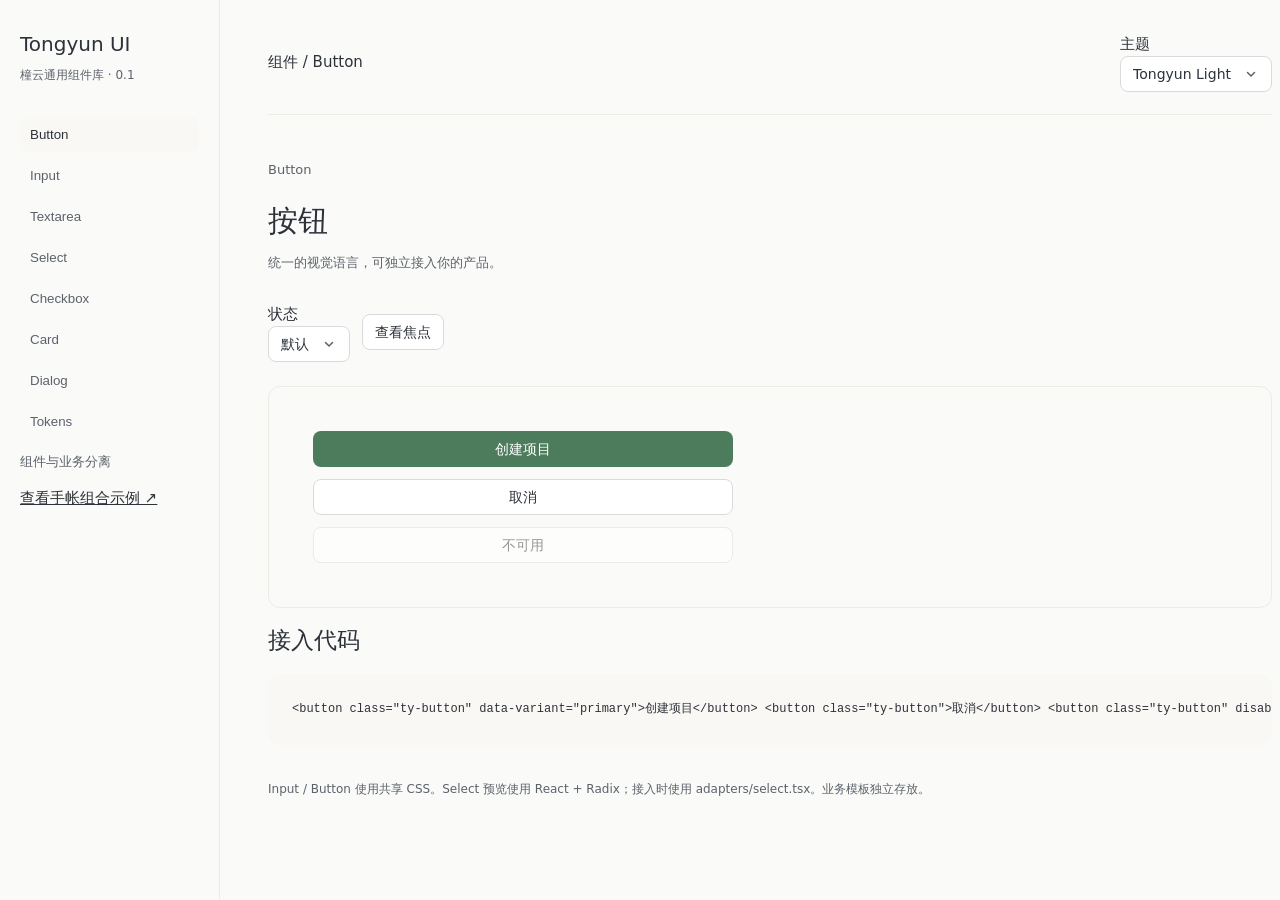
<file: design-system/examples/index.html>
<!doctype html><html lang="zh-CN" data-ty-theme="paper"><meta charset="utf-8"><meta name="viewport" content="width=device-width,initial-scale=1"><title>Tongyun UI · 组件库</title><link rel="stylesheet" href="../tokens/tokens.css"><link rel="stylesheet" href="../components/ui.css"><style>body{margin:0}.catalog{display:grid;grid-template-columns:220px 1fr;min-height:100vh}aside{padding:28px 20px;border-right:1px solid var(--ty-border)}nav{display:grid;gap:6px;margin-top:32px}nav button{text-align:left;border:0;background:none;padding:10px;color:var(--ty-muted);border-radius:8px;cursor:pointer}nav button[aria-current]{background:var(--ty-raised);color:var(--ty-text)}main{padding:32px 48px;max-width:1100px;width:100%;box-sizing:border-box}header{display:flex;justify-content:space-between;align-items:center;border-bottom:1px solid var(--ty-border);padding-bottom:22px}.intro{margin:45px 0 28px}h1{font-size:30px!important;margin-bottom:10px}.preview{padding:44px;border:1px solid var(--ty-border);border-radius:12px;min-height:190px;display:grid;align-content:center;gap:12px}.preview>*{max-width:420px}.toolbar{display:flex;gap:12px;align-items:center;margin:24px 0}.toolbar select{width:auto}pre{background:var(--ty-raised);padding:24px;border-radius:12px;overflow:auto;font:12px/1.8 var(--ty-font-mono)}footer{margin-top:35px;color:var(--ty-muted);font-size:12px}.brand{font-size:20px;font-weight:500}.brand small{display:block;font-size:12px;color:var(--ty-muted);margin-top:6px}a{color:inherit}@media(max-width:650px){.catalog{grid-template-columns:1fr}aside{border:0;padding:20px}nav{display:flex;flex-wrap:wrap;margin-top:16px}main{padding:20px}.preview{padding:24px}header{gap:12px;flex-wrap:wrap}}</style><body class="ty-root"><div class="catalog"><aside><div class="brand">Tongyun UI<small>橦云通用组件库 · 0.1</small></div><nav aria-label="组件分类"></nav><p class="ty-muted">组件与业务分离</p><a href="planner.html">查看手帐组合示例 ↗</a></aside><main><header><span>组件 / <span id="crumb">Button</span></span><label>主题 <select id="theme" class="ty-select"><option value="paper">Tongyun Light</option><option value="paper-dark">Tongyun Dark</option><option value="cloud">Cloud</option><option value="desktop">Desktop</option></select></label></header><div class="intro"><p class="ty-muted" id="english"></p><h1 id="title"></h1><p class="ty-muted">统一的视觉语言，可独立接入你的产品。</p></div><div class="toolbar"><label>状态 <select id="state" class="ty-select"><option value="default">默认</option><option value="invalid">错误</option><option value="disabled">禁用</option></select></label><button class="ty-button" id="focus">查看焦点</button></div><section class="preview" id="preview" aria-label="组件预览"></section><h2>接入代码</h2><pre><code id="code"></code></pre><footer>Input / Button 使用共享 CSS。Select 预览使用 React + Radix；接入时使用 adapters/select.tsx。业务模板独立存放。</footer></main></div><dialog class="ty-dialog" id="modal" aria-labelledby="modal-title"><h2 id="modal-title">创建项目</h2><p>这是通用对话框，关闭后返回触发位置。</p><form method="dialog"><button class="ty-button">关闭</button></form></dialog><script>const components={"Button":["按钮","<button class=\"ty-button\" data-variant=\"primary\">创建项目</button> <button class=\"ty-button\">取消</button> <button class=\"ty-button\" disabled>不可用</button>"],"Input":["输入框","<div class=\"ty-field\"><label for=\"name\">项目名称</label><input class=\"ty-input\" id=\"name\" placeholder=\"输入项目名称\"><span class=\"ty-muted\">为项目取一个容易辨认的名称。</span></div>"],"Textarea":["文本域","<label for=\"description\">项目描述</label><textarea id=\"description\" class=\"ty-textarea\" placeholder=\"描述你的项目\"></textarea>"],"Select":["选择器","<label for=\"category\">项目类型</label><select class=\"ty-select\" id=\"category\"><option>网站</option><option>桌面应用</option><option>内部工具</option></select>"],"Checkbox":["复选框","<label><input class=\"ty-checkbox\" type=\"checkbox\"> 接收项目更新</label>"],"Card":["卡片","<section class=\"ty-card\"><h3>项目设置</h3><p class=\"ty-muted\">管理项目的名称与访问方式。</p><button class=\"ty-button\">查看设置</button></section>"],"Dialog":["对话框","<button class=\"ty-button\" onclick=\"document.querySelector('#modal').showModal()\">打开对话框</button>"],"Tokens":["设计令牌","<p>控件圆角 8px · 卡片圆角 12px · 默认控件高度 36px</p><p>颜色通过语义角色引用，主题独立于组件行为。</p>"]};let current='Button';const $=s=>document.querySelector(s);function render(){const [title,html]=components[current];$('#title').textContent=title;$('#english').textContent=current;$('#crumb').textContent=current;$('#preview').innerHTML=html;$('#code').textContent=html;$('#state').value='default';document.querySelectorAll('nav button').forEach(b=>b.toggleAttribute('aria-current',b.textContent===current));document.dispatchEvent(new Event('ty:upgrade'));}for(const name of Object.keys(components)){const b=document.createElement('button');b.textContent=name;b.onclick=()=>{current=name;render()};$('nav').append(b)}$('#theme').onchange=e=>document.documentElement.dataset.tyTheme=e.target.value;$('#state').onchange=e=>$('#preview').querySelectorAll('input,textarea,select,button').forEach(el=>{el.disabled=e.target.value==='disabled';el.setAttribute('aria-invalid',String(e.target.value==='invalid'))});$('#focus').onclick=()=>$('#preview').querySelector('input,textarea,button,select')?.focus();render();</script><script defer src="select-preview.js"></script></body></html>
</file>
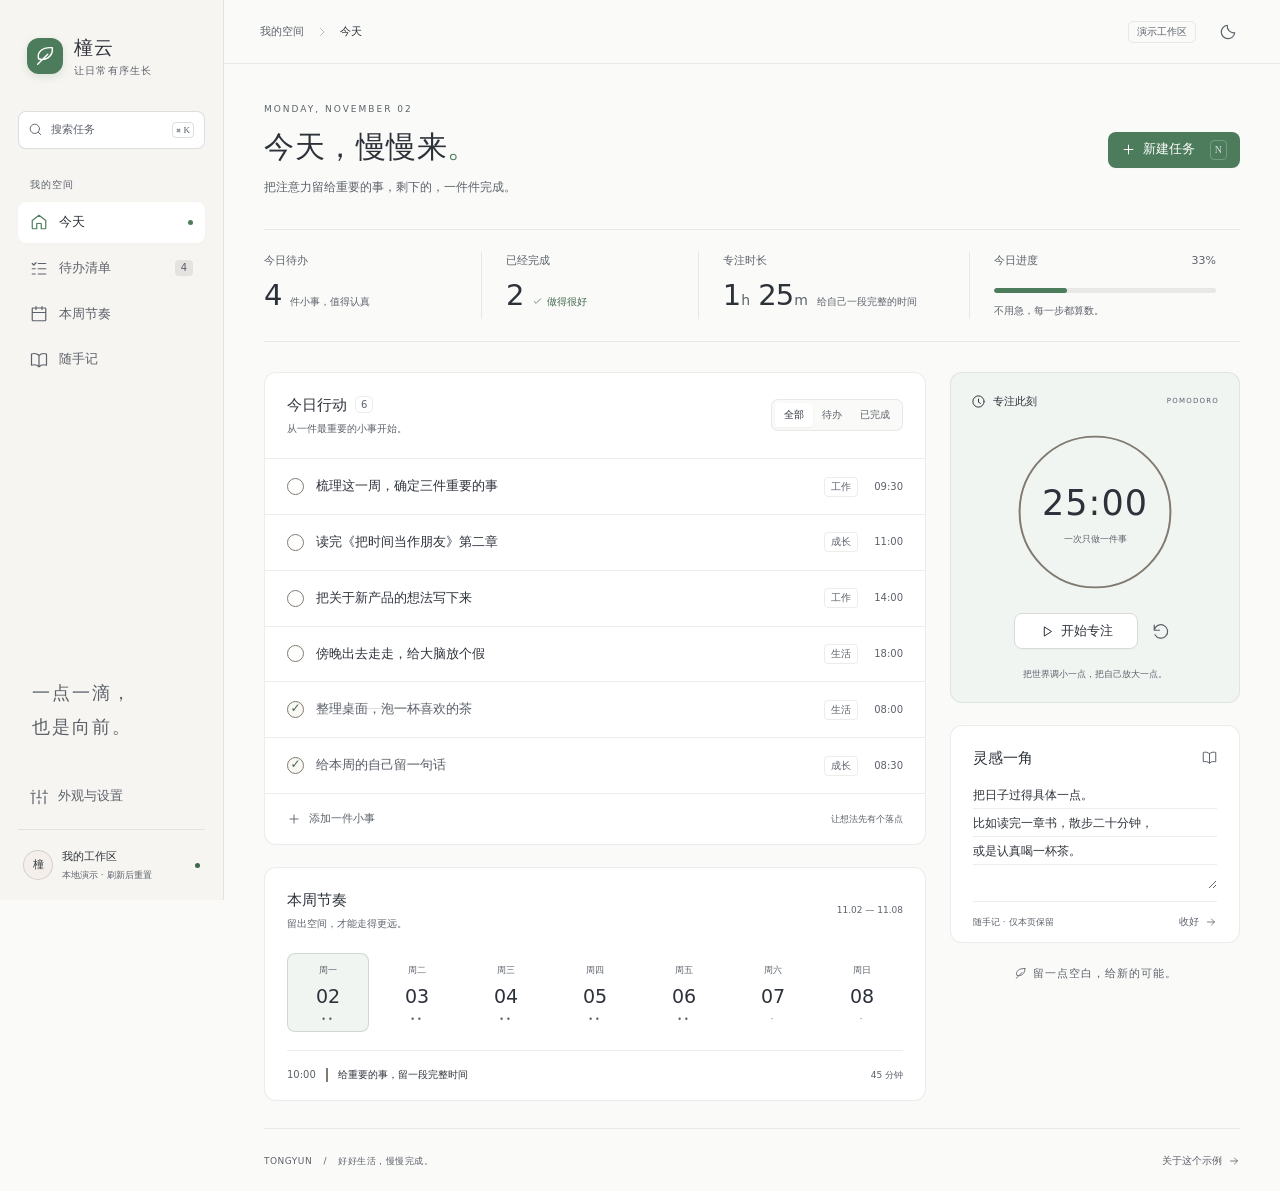
<file: design-system/examples/planner.html>
<!doctype html>
<html lang="zh-CN" data-ty-theme="paper" data-ty-material="solid">
  <head>
    <meta charset="utf-8" />
    <meta name="viewport" content="width=device-width,initial-scale=1" />
    <title>橦云 · 今日工作台</title>
    <link rel="stylesheet" href="../tokens/tokens.css" />
    <link rel="stylesheet" href="../components/ui.css" />
    <link rel="stylesheet" href="../patterns/workspace.css" />
  </head>
  <body class="ty-root workspace">
    <aside class="rail">
      <a href="#today" class="brand" aria-label="橦云，回到今天"
        ><span class="brand-mark"
          ><svg
            class="icon"
            viewBox="0 0 24 24"
            fill="none"
            stroke="currentColor"
            stroke-width="1.6"
            stroke-linecap="round"
            stroke-linejoin="round"
            aria-hidden="true"
          >
            <path
              d="M20 3C9 2 3 8 5 15c7 3 16-2 15-12ZM4 21 15 10"
            /></svg></span
        ><span>橦云<span class="brand-sub">让日常有序生长</span></span></a
      >
      <button class="search-trigger" id="search-open" aria-label="搜索任务">
        <svg
          class="icon"
          viewBox="0 0 24 24"
          fill="none"
          stroke="currentColor"
          stroke-width="1.6"
          stroke-linecap="round"
          stroke-linejoin="round"
          aria-hidden="true"
        >
          <path d="m20 20-4-4M18 10a8 8 0 1 1-16 0 8 8 0 0 1 16 0" /></svg
        ><span>搜索任务</span><kbd>⌘ K</kbd>
      </button>
      <div class="nav-caption">我的空间</div>
      <nav aria-label="工作区">
        <a href="#today" aria-label="今天" aria-current="page"
          ><svg
            class="icon"
            viewBox="0 0 24 24"
            fill="none"
            stroke="currentColor"
            stroke-width="1.6"
            stroke-linecap="round"
            stroke-linejoin="round"
            aria-hidden="true"
          >
            <path
              d="M3 10 12 3l9 7v10a1 1 0 0 1-1 1h-5v-7H9v7H4a1 1 0 0 1-1-1Z"
            /></svg
          ><span>今天</span><span class="nav-dot"></span></a
        ><a href="#tasks" aria-label="待办清单"
          ><svg
            class="icon"
            viewBox="0 0 24 24"
            fill="none"
            stroke="currentColor"
            stroke-width="1.6"
            stroke-linecap="round"
            stroke-linejoin="round"
            aria-hidden="true"
          >
            <path d="m3 6 2 2 3-3M11 6h10M3 13h4m4 0h10M3 20h4m4 0h10" /></svg
          ><span>待办清单</span
          ><span class="nav-count" id="nav-count">4</span></a
        ><a href="#week" aria-label="本周节奏"
          ><svg
            class="icon"
            viewBox="0 0 24 24"
            fill="none"
            stroke="currentColor"
            stroke-width="1.6"
            stroke-linecap="round"
            stroke-linejoin="round"
            aria-hidden="true"
          >
            <path
              d="M8 2v4m8-4v4M3 10h18M4 4h16a1 1 0 0 1 1 1v15a1 1 0 0 1-1 1H4a1 1 0 0 1-1-1V5a1 1 0 0 1 1-1"
            /></svg
          ><span>本周节奏</span></a
        ><a href="#notes" aria-label="随手记"
          ><svg
            class="icon"
            viewBox="0 0 24 24"
            fill="none"
            stroke="currentColor"
            stroke-width="1.6"
            stroke-linecap="round"
            stroke-linejoin="round"
            aria-hidden="true"
          >
            <path
              d="M12 6c-3-3-7-3-10-2v15c3-1 7-1 10 2m0-15c3-3 7-3 10-2v15c-3-1-7-1-10 2V6"
            /></svg
          ><span>随手记</span></a
        >
      </nav>
      <div class="rail-bottom">
        <div class="little-note">一点一滴，<br />也是向前。</div>
        <button
          class="rail-settings"
          id="settings-open"
          aria-label="外观与设置"
        >
          <svg
            class="icon"
            viewBox="0 0 24 24"
            fill="none"
            stroke="currentColor"
            stroke-width="1.6"
            stroke-linecap="round"
            stroke-linejoin="round"
            aria-hidden="true"
          >
            <path
              d="M4 21V7m0-4v1m8 17v-4m0-4V3m8 18V11m0-4V3M1 7h6m2 6h6m2-6h6"
            /></svg
          ><span>外观与设置</span>
        </button>
        <div class="profile">
          <span class="avatar">橦</span>
          <div>我的工作区<span>本地演示 · 刷新后重置</span></div>
          <span class="profile-dot" aria-hidden="true"></span>
        </div>
      </div>
    </aside>
    <div class="stage">
      <header class="topbar">
        <div class="breadcrumb">
          我的空间
          <svg
            class="icon"
            viewBox="0 0 24 24"
            fill="none"
            stroke="currentColor"
            stroke-width="1.6"
            stroke-linecap="round"
            stroke-linejoin="round"
            aria-hidden="true"
          >
            <path d="m9 5 7 7-7 7" />
          </svg>
          <span>今天</span>
        </div>
        <div class="topbar-actions">
          <span class="demo-badge">演示工作区</span
          ><button
            id="theme-toggle"
            class="icon-button"
            aria-label="切换深色外观"
          >
            <svg
              class="icon"
              viewBox="0 0 24 24"
              fill="none"
              stroke="currentColor"
              stroke-width="1.6"
              stroke-linecap="round"
              stroke-linejoin="round"
              aria-hidden="true"
            >
              <path d="M21 13a9 9 0 0 1-10-10A9 9 0 1 0 21 13Z" />
            </svg>
          </button>
        </div>
      </header>
      <main id="today">
        <div class="greeting">
          <div>
            <div class="eyebrow">MONDAY, NOVEMBER 02</div>
            <h1>今天，慢慢来<span class="heading-dot">。</span></h1>
            <p>把注意力留给重要的事，剩下的，一件件完成。</p>
          </div>
          <button id="open" class="ty-button" data-variant="primary">
            <svg
              class="icon"
              viewBox="0 0 24 24"
              fill="none"
              stroke="currentColor"
              stroke-width="1.6"
              stroke-linecap="round"
              stroke-linejoin="round"
              aria-hidden="true"
            >
              <path d="M12 5v14M5 12h14" /></svg
            >新建任务 <kbd>N</kbd>
          </button>
        </div>
        <section class="overview" aria-label="今日概览">
          <div class="metric">
            <span>今日待办</span>
            <div>
              <strong id="remaining">4</strong><span>件小事，值得认真</span>
            </div>
          </div>
          <div class="metric">
            <span>已经完成</span>
            <div>
              <strong id="completed">2</strong
              ><span class="metric-trend"
                ><svg
                  class="icon"
                  viewBox="0 0 24 24"
                  fill="none"
                  stroke="currentColor"
                  stroke-width="1.6"
                  stroke-linecap="round"
                  stroke-linejoin="round"
                  aria-hidden="true"
                >
                  <path d="m5 12 4 4L19 6" />
                </svg>
                做得很好</span
              >
            </div>
          </div>
          <div class="metric">
            <span>专注时长</span>
            <div>
              <strong
                >1<span class="unit">h</span> 25<span class="unit"
                  >m</span
                ></strong
              ><span>给自己一段完整的时间</span>
            </div>
          </div>
          <div class="metric progress-metric">
            <span>今日进度 <span id="percent">33%</span></span>
            <div class="progress-track">
              <span id="progress-fill" style="width: 33%"></span>
            </div>
            <span class="metric-foot">不用急，每一步都算数。</span>
          </div>
        </section>
        <div class="content-grid">
          <div class="primary-column">
            <section
              class="panel task-panel"
              id="tasks"
              aria-labelledby="tasks-title"
            >
              <div class="section-heading">
                <div>
                  <h2 id="tasks-title">
                    今日行动 <span class="count-badge" id="task-count">6</span>
                  </h2>
                  <p>从一件最重要的小事开始。</p>
                </div>
                <div class="segmented" role="group" aria-label="任务筛选">
                  <button aria-pressed="true" data-filter="all">全部</button
                  ><button aria-pressed="false" data-filter="todo">待办</button
                  ><button aria-pressed="false" data-filter="done">
                    已完成
                  </button>
                </div>
              </div>
              <div class="task-list" id="results" aria-live="polite"></div>
              <button class="add-row" id="add-inline">
                <svg
                  class="icon"
                  viewBox="0 0 24 24"
                  fill="none"
                  stroke="currentColor"
                  stroke-width="1.6"
                  stroke-linecap="round"
                  stroke-linejoin="round"
                  aria-hidden="true"
                >
                  <path d="M12 5v14M5 12h14" />
                </svg>
                添加一件小事 <span>让想法先有个落点</span>
              </button>
            </section>
            <section
              class="panel week-panel"
              id="week"
              aria-labelledby="week-title"
            >
              <div class="section-heading">
                <div>
                  <h2 id="week-title">本周节奏</h2>
                  <p>留出空间，才能走得更远。</p>
                </div>
                <span class="quiet-label">11.02 — 11.08</span>
              </div>
              <div class="week-days">
                <button class="day selected" aria-pressed="true" data-day="0">
                  <span>周一</span><strong>02</strong
                  ><span class="day-marks">••</span></button
                ><button class="day" aria-pressed="false" data-day="1">
                  <span>周二</span><strong>03</strong
                  ><span class="day-marks">••</span></button
                ><button class="day" aria-pressed="false" data-day="2">
                  <span>周三</span><strong>04</strong
                  ><span class="day-marks">••</span></button
                ><button class="day" aria-pressed="false" data-day="3">
                  <span>周四</span><strong>05</strong
                  ><span class="day-marks">••</span></button
                ><button class="day" aria-pressed="false" data-day="4">
                  <span>周五</span><strong>06</strong
                  ><span class="day-marks">••</span></button
                ><button class="day" aria-pressed="false" data-day="5">
                  <span>周六</span><strong>07</strong
                  ><span class="day-marks">·</span></button
                ><button class="day" aria-pressed="false" data-day="6">
                  <span>周日</span><strong>08</strong
                  ><span class="day-marks">·</span>
                </button>
              </div>
              <div class="day-agenda" id="agenda">
                <span class="agenda-time">10:00</span
                ><span class="agenda-line"></span
                ><span>给重要的事，留一段完整时间</span
                ><span class="quiet-label">45 分钟</span>
              </div>
            </section>
          </div>
          <aside class="secondary-column" aria-label="专注与记录">
            <section class="focus-panel" aria-labelledby="focus-title">
              <div class="focus-heading">
                <span
                  ><svg
                    class="icon"
                    viewBox="0 0 24 24"
                    fill="none"
                    stroke="currentColor"
                    stroke-width="1.6"
                    stroke-linecap="round"
                    stroke-linejoin="round"
                    aria-hidden="true"
                  >
                    <path d="M12 8v5l3 2M21 12a9 9 0 1 1-18 0 9 9 0 0 1 18 0" />
                  </svg>
                  专注此刻</span
                ><span class="tiny-tag">POMODORO</span>
              </div>
              <div class="timer-face">
                <svg viewBox="0 0 180 180" aria-hidden="true">
                  <circle class="timer-track" cx="90" cy="90" r="78" />
                  <circle
                    class="timer-line"
                    id="timer-ring"
                    cx="90"
                    cy="90"
                    r="78"
                  />
                </svg>
                <div>
                  <span class="timer-value" id="timer">25:00</span
                  ><span class="timer-label" id="timer-label"
                    >一次只做一件事</span
                  >
                </div>
              </div>
              <div class="timer-controls">
                <button class="ty-button" id="timer-start">
                  <svg
                    class="icon"
                    viewBox="0 0 24 24"
                    fill="none"
                    stroke="currentColor"
                    stroke-width="1.6"
                    stroke-linecap="round"
                    stroke-linejoin="round"
                    aria-hidden="true"
                  >
                    <path d="m9 5 11 7-11 7Z" />
                  </svg>
                  开始专注</button
                ><button
                  class="icon-button"
                  id="timer-reset"
                  aria-label="重置计时"
                >
                  <svg
                    class="icon"
                    viewBox="0 0 24 24"
                    fill="none"
                    stroke="currentColor"
                    stroke-width="1.6"
                    stroke-linecap="round"
                    stroke-linejoin="round"
                    aria-hidden="true"
                  >
                    <path d="M3 11a9 9 0 1 1 1 6M3 4v7h7" />
                  </svg>
                </button>
              </div>
              <p class="focus-footer">把世界调小一点，把自己放大一点。</p>
            </section>
            <section class="panel note-panel" id="notes">
              <div class="section-heading">
                <h2>灵感一角</h2>
                <svg
                  class="icon"
                  viewBox="0 0 24 24"
                  fill="none"
                  stroke="currentColor"
                  stroke-width="1.6"
                  stroke-linecap="round"
                  stroke-linejoin="round"
                  aria-hidden="true"
                >
                  <path
                    d="M12 6c-3-3-7-3-10-2v15c3-1 7-1 10 2m0-15c3-3 7-3 10-2v15c-3-1-7-1-10 2V6"
                  />
                </svg>
              </div>
              <label class="sr-only" for="quick-note">写下一点想法</label
              ><textarea
                id="quick-note"
                placeholder="此刻，有什么值得记下？"
                maxlength="300"
              >
把日子过得具体一点。
比如读完一章书，散步二十分钟，
或是认真喝一杯茶。</textarea>
              <div class="note-footer">
                <span>随手记 · 仅本页保留</span
                ><button id="note-save" class="text-button">
                  收好
                  <svg
                    class="icon"
                    viewBox="0 0 24 24"
                    fill="none"
                    stroke="currentColor"
                    stroke-width="1.6"
                    stroke-linecap="round"
                    stroke-linejoin="round"
                    aria-hidden="true"
                  >
                    <path d="M5 12h14m-6-6 6 6-6 6" />
                  </svg>
                </button>
              </div>
            </section>
            <div class="endnote">
              <svg
                class="icon"
                viewBox="0 0 24 24"
                fill="none"
                stroke="currentColor"
                stroke-width="1.6"
                stroke-linecap="round"
                stroke-linejoin="round"
                aria-hidden="true"
              >
                <path d="M20 3C9 2 3 8 5 15c7 3 16-2 15-12ZM4 21 15 10" />
              </svg>
              留一点空白，给新的可能。
            </div>
          </aside>
        </div>
        <footer class="page-footer">
          <span
            >TONGYUN
            <span class="footer-divider">/</span> 好好生活，慢慢完成。</span
          ><button class="text-button" id="about-open">
            关于这个示例
            <svg
              class="icon"
              viewBox="0 0 24 24"
              fill="none"
              stroke="currentColor"
              stroke-width="1.6"
              stroke-linecap="round"
              stroke-linejoin="round"
              aria-hidden="true"
            >
              <path d="M5 12h14m-6-6 6 6-6 6" />
            </svg>
          </button>
        </footer>
      </main>
    </div>
    <dialog id="dialog" class="ty-dialog" aria-labelledby="dialog-title">
      <form id="task-form" class="dialog-form">
        <div class="dialog-heading">
          <span class="dialog-symbol"
            ><svg
              class="icon"
              viewBox="0 0 24 24"
              fill="none"
              stroke="currentColor"
              stroke-width="1.6"
              stroke-linecap="round"
              stroke-linejoin="round"
              aria-hidden="true"
            >
              <path d="M12 5v14M5 12h14" /></svg></span
          ><button
            type="button"
            class="icon-button"
            data-close
            aria-label="关闭"
          >
            <svg
              class="icon"
              viewBox="0 0 24 24"
              fill="none"
              stroke="currentColor"
              stroke-width="1.6"
              stroke-linecap="round"
              stroke-linejoin="round"
              aria-hidden="true"
            >
              <path d="m6 6 12 12M6 18 18 6" />
            </svg>
          </button>
        </div>
        <h2 id="dialog-title">给想法一个落点</h2>
        <p class="dialog-description">不用一下做好，先记下来就好。</p>
        <label for="task-title">任务名称</label
        ><input
          id="task-title"
          class="ty-input"
          required
          maxlength="100"
          placeholder="接下来，想完成什么？"
          autofocus
        /><label for="task-category">归入</label
        ><select id="task-category" class="ty-select">
          <option>工作</option>
          <option>生活</option>
          <option>成长</option>
        </select>
        <p id="form-feedback" role="status"></p>
        <div class="dialog-actions">
          <button type="button" class="ty-button" data-close>稍后再说</button
          ><button
            type="submit"
            class="ty-button"
            data-variant="primary"
            id="save"
          >
            记下这件事
            <svg
              class="icon"
              viewBox="0 0 24 24"
              fill="none"
              stroke="currentColor"
              stroke-width="1.6"
              stroke-linecap="round"
              stroke-linejoin="round"
              aria-hidden="true"
            >
              <path d="M5 12h14m-6-6 6 6-6 6" />
            </svg>
          </button>
        </div>
      </form>
    </dialog>
    <dialog
      id="search-dialog"
      class="ty-dialog command-dialog"
      aria-labelledby="command-title"
    >
      <h2 id="command-title" class="sr-only">搜索任务</h2>
      <div class="command-input">
        <svg
          class="icon"
          viewBox="0 0 24 24"
          fill="none"
          stroke="currentColor"
          stroke-width="1.6"
          stroke-linecap="round"
          stroke-linejoin="round"
          aria-hidden="true"
        >
          <path d="m20 20-4-4M18 10a8 8 0 1 1-16 0 8 8 0 0 1 16 0" /></svg
        ><input
          id="search-input"
          placeholder="找一件想做的事…"
          aria-label="搜索任务"
        /><button class="text-button" data-close>Esc</button>
      </div>
      <p class="nav-caption">你的任务</p>
      <div id="search-results" class="command-results"></div>
      <div class="command-footer">
        ↑ ↓ 移动 <span>Enter 打开 · Esc 关闭</span>
      </div>
    </dialog>
    <dialog id="settings" class="ty-dialog" aria-labelledby="settings-title">
      <div class="dialog-heading">
        <h2 id="settings-title">外观与设置</h2>
        <button class="icon-button" data-close aria-label="关闭">
          <svg
            class="icon"
            viewBox="0 0 24 24"
            fill="none"
            stroke="currentColor"
            stroke-width="1.6"
            stroke-linecap="round"
            stroke-linejoin="round"
            aria-hidden="true"
          >
            <path d="m6 6 12 12M6 18 18 6" />
          </svg>
        </button>
      </div>
      <div class="setting-field">
        <label for="theme">工作区外观</label
        ><select id="theme" class="ty-select">
          <option value="paper">暖纸 · Paper</option>
          <option value="paper-dark">夜读 · Paper dark</option>
          <option value="desktop">暖炭 · Desktop</option>
          <option value="cloud">云芽 · Cloud</option>
        </select>
      </div>
      <label class="check-setting"
        ><input id="fail" type="checkbox" class="ty-checkbox" />测试创建失败与恢复</label
      >
      <p class="dialog-description">
        测试失败时，任务输入会保留。所有演示修改刷新后重置。
      </p>
    </dialog>
    <dialog id="about" class="ty-dialog" aria-labelledby="about-title">
      <div class="dialog-heading">
        <h2 id="about-title">一个可以动手的设计样本</h2>
        <button class="icon-button" data-close aria-label="关闭">
          <svg
            class="icon"
            viewBox="0 0 24 24"
            fill="none"
            stroke="currentColor"
            stroke-width="1.6"
            stroke-linecap="round"
            stroke-linejoin="round"
            aria-hidden="true"
          >
            <path d="m6 6 12 12M6 18 18 6" />
          </svg>
        </button>
      </div>
      <p>
        这是 Tongyun UI
        的静态交互示例。任务、进度、计时和随记都在当前页面中运行，不连接你的手帐或后端。
      </p>
      <p>
        组件组合参考 shadcn 的
        <a href="https://ui.shadcn.com/examples/dashboard">Dashboard</a> 与
        <a href="https://ui.shadcn.com/examples/tasks">Tasks</a
        >，纸感基准来自橦云手帐。
      </p>
      <p class="dialog-description">
        原生 HTML + Tongyun CSS 实现；没有冒充已安装 shadcn 组件。Apple
        原生材质属于未来平台适配。
      </p>
    </dialog>
    <dialog
      id="task-detail"
      class="ty-dialog detail-sheet"
      aria-labelledby="detail-title"
    >
      <div class="dialog-heading">
        <span class="quiet-label">任务详情</span
        ><button class="icon-button" data-close aria-label="关闭详情">×</button>
      </div>
      <h2 id="detail-title"></h2>
      <p id="detail-meta" class="dialog-description"></p>
      <div class="detail-rule"></div>
      <p class="dialog-description">
        先把注意力放在眼前这一步。<br />完成后，给自己一个小小的肯定。
      </p>
      <button class="ty-button" id="detail-complete">标记完成</button>
    </dialog>
    <div class="toast" id="toast" role="status" aria-live="polite"></div>
    <script defer src="select-preview.js"></script>
    <script type="module">
      const $ = (s) => document.querySelector(s);
      const $$ = (s) => [...document.querySelectorAll(s)];
      const root = document.documentElement;
      let tasks = [
        {
          id: 1,
          title: "梳理这一周，确定三件重要的事",
          category: "工作",
          time: "09:30",
          done: false,
        },
        {
          id: 2,
          title: "读完《把时间当作朋友》第二章",
          category: "成长",
          time: "11:00",
          done: false,
        },
        {
          id: 3,
          title: "把关于新产品的想法写下来",
          category: "工作",
          time: "14:00",
          done: false,
        },
        {
          id: 4,
          title: "傍晚出去走走，给大脑放个假",
          category: "生活",
          time: "18:00",
          done: false,
        },
        {
          id: 5,
          title: "整理桌面，泡一杯喜欢的茶",
          category: "生活",
          time: "08:00",
          done: true,
        },
        {
          id: 6,
          title: "给本周的自己留一句话",
          category: "成长",
          time: "08:30",
          done: true,
        },
      ];
      let filter = "all";
      let lastTrigger;
      let toastTimer;
      const escape = (s) =>
        String(s).replace(
          /[&<>"']/g,
          (c) =>
            ({
              "&": "&amp;",
              "<": "&lt;",
              ">": "&gt;",
              '"': "&quot;",
              "'": "&#39;",
            })[c],
        );
      function toast(text) {
        $("#toast").textContent = text;
        $("#toast").classList.add("shown");
        clearTimeout(toastTimer);
        toastTimer = setTimeout(
          () => $("#toast").classList.remove("shown"),
          2600,
        );
      }
      function render() {
        const done = tasks.filter((t) => t.done).length;
        const left = tasks.length - done;
        const percent = Math.round((done / tasks.length) * 100);
        $("#remaining").textContent = left;
        $("#completed").textContent = done;
        $("#nav-count").textContent = left;
        $("#task-count").textContent = tasks.length;
        $("#percent").textContent = percent + "%";
        $("#progress-fill").style.width = percent + "%";
        const visible = tasks.filter(
          (t) => filter === "all" || (filter === "done" ? t.done : !t.done),
        );
        $("#results").innerHTML = visible.length
          ? visible
              .map(
                (t) =>
                  '<div class="task-row ' +
                  (t.done ? "is-done" : "") +
                  '" data-id="' +
                  t.id +
                  '"><label class="task-check"><input type="checkbox" ' +
                  (t.done ? "checked" : "") +
                  ' aria-label="完成：' +
                  escape(t.title) +
                  '"><span aria-hidden="true">✓</span></label><button class="task-title" data-detail="' +
                  t.id +
                  '">' +
                  escape(t.title) +
                  '</button><span class="task-tag">' +
                  escape(t.category) +
                  "</span><time>" +
                  t.time +
                  "</time></div>",
              )
              .join("")
          : '<div class="empty-state">这里还没有任务，给今天留一点可能。</div>';
      }
      $("#results").addEventListener("change", (e) => {
        const t = tasks.find(
          (t) => t.id === Number(e.target.closest("[data-id]").dataset.id),
        );
        t.done = e.target.checked;
        render();
        const checkbox = $('#results [data-id="' + t.id + '"] input');
        (checkbox ?? $('.segmented [aria-pressed="true"]')).focus();
        toast(t.done ? "又完成了一件事，做得很好。" : "已放回待办清单。");
      });
      let detailId;
      function showDetail(t, trigger) {
        detailId = t.id;
        $("#detail-title").textContent = t.title;
        $("#detail-meta").textContent =
          t.category + " · " + t.time + " · " + (t.done ? "已完成" : "待完成");
        $("#detail-complete").textContent = t.done ? "放回待办" : "标记完成";
        openDialog("#task-detail", trigger);
      }
      $("#detail-complete").onclick = () => {
        const t = tasks.find((x) => x.id === detailId);
        t.done = !t.done;
        render();
        $("#task-detail").close();
        toast(t.done ? "又完成了一件事，做得很好。" : "已放回待办清单。");
      };
      $("#results").addEventListener("click", (e) => {
        const id = e.target.dataset.detail;
        if (id) {
          const t = tasks.find((t) => t.id === Number(id));
          showDetail(t, e.target);
        }
      });
      $$("[data-filter]").forEach((b) =>
        b.addEventListener("click", () => {
          filter = b.dataset.filter;
          $$("[data-filter]").forEach((x) =>
            x.setAttribute("aria-pressed", String(x === b)),
          );
          render();
        }),
      );
      function openDialog(id, trigger) {
        lastTrigger = trigger;
        $(id).showModal();
      }
      $$("dialog").forEach((d) => {
        d.addEventListener("close", () =>
          (lastTrigger?.isConnected ? lastTrigger : $("#open")).focus(),
        );
        d.querySelectorAll("[data-close]").forEach((b) =>
          b.addEventListener("click", () => d.close()),
        );
      });
      const newTask = (trigger) => {
        $("#form-feedback").textContent = "";
        openDialog("#dialog", trigger);
      };
      $("#open").onclick = (e) => newTask(e.currentTarget);
      $("#add-inline").onclick = (e) => newTask(e.currentTarget);
      $("#task-form").addEventListener("submit", async (e) => {
        e.preventDefault();
        const b = $("#save");
        if (b.disabled) return;
        const title = $("#task-title").value.trim();
        if (!title) {
          $("#task-title").setCustomValidity("先写下一件想做的事。");
          $("#task-title").reportValidity();
          return;
        }
        const category = $("#task-category").value;
        const fail = $("#fail").checked;
        b.disabled = true;
        b.setAttribute("aria-busy", "true");
        $$("#dialog [data-close]").forEach((x) => (x.disabled = true));
        $("#task-title").disabled = true;
        $("#task-category").disabled = true;
        $("#form-feedback").textContent = "正在记下…";
        await new Promise((r) => setTimeout(r, 450));
        b.disabled = false;
        b.removeAttribute("aria-busy");
        $$("#dialog [data-close]").forEach((x) => (x.disabled = false));
        $("#task-title").disabled = false;
        $("#task-category").disabled = false;
        if (fail) {
          $("#form-feedback").textContent =
            "暂时没记下来，输入已保留。关闭后到设置取消失败测试，再试一次。";
          $("#form-feedback").className = "ty-error";
          return;
        }
        tasks.unshift({
          id: Date.now(),
          title,
          category,
          time: "待安排",
          done: false,
        });
        filter = "all";
        $$("[data-filter]").forEach((x) =>
          x.setAttribute("aria-pressed", String(x.dataset.filter === "all")),
        );
        render();
        $("#task-form").reset();
        $("#dialog").close();
        toast("已记入当前演示清单。");
      });
      $("#task-title").oninput = () => $("#task-title").setCustomValidity("");
      $("#dialog").addEventListener("cancel", (e) => {
        if ($("#save").disabled) e.preventDefault();
      });
      $("#settings-open").onclick = (e) =>
        openDialog("#settings", e.currentTarget);
      $("#about-open").onclick = (e) => openDialog("#about", e.currentTarget);
      function setTheme(theme) {
        root.dataset.tyTheme = theme;
        $("#theme").value = theme;
        $("#theme").dispatchEvent(new Event("ty:sync"));
        $("#theme-toggle").setAttribute(
          "aria-label",
          theme === "paper" ? "切换深色外观" : "切换浅色外观",
        );
      }
      $("#theme").onchange = (e) => setTheme(e.target.value);
      $("#theme-toggle").onclick = () =>
        setTheme(root.dataset.tyTheme === "paper" ? "paper-dark" : "paper");
      function search() {
        const q = $("#search-input").value.trim().toLowerCase();
        $("#search-results").innerHTML =
          tasks
            .filter((t) => t.title.toLowerCase().includes(q))
            .map(
              (t) =>
                '<button data-found="' +
                t.id +
                '">' +
                escape(t.title) +
                "<span>" +
                escape(t.category) +
                "</span></button>",
            )
            .join("") ||
          '<p class="empty-state">没有找到，换个关键词试试。</p>';
      }
      function openSearch(trigger) {
        search();
        openDialog("#search-dialog", trigger);
      }
      $("#search-open").onclick = (e) => openSearch(e.currentTarget);
      $("#search-input").oninput = search;
      $("#search-results").onclick = (e) => {
        const b = e.target.closest("[data-found]");
        if (b) {
          $("#search-dialog").close();
          filter = "all";
          $$("[data-filter]").forEach((x) =>
            x.setAttribute("aria-pressed", String(x.dataset.filter === "all")),
          );
          render();
          const row = $('#results [data-id="' + b.dataset.found + '"]');
          row.scrollIntoView({
            block: "center",
            behavior: matchMedia("(prefers-reduced-motion: reduce)").matches
              ? "auto"
              : "smooth",
          });
          row.querySelector(".task-title").focus();
        }
      };
      $("#search-dialog").onkeydown = (e) => {
        if (!["ArrowDown", "ArrowUp", "Enter"].includes(e.key)) return;
        const buttons = $$("#search-results button");
        if (!buttons.length) return;
        if (
          e.key === "Enter" &&
          document.activeElement === $("#search-input")
        ) {
          e.preventDefault();
          buttons[0].click();
          return;
        }
        if (e.key !== "Enter") {
          e.preventDefault();
          const i = buttons.indexOf(document.activeElement);
          buttons[
            (i + (e.key === "ArrowDown" ? 1 : -1) + buttons.length) %
              buttons.length
          ].focus();
        }
      };
      document.addEventListener("keydown", (e) => {
        if ((e.metaKey || e.ctrlKey) && e.key.toLowerCase() === "k") {
          e.preventDefault();
          if (!$$("dialog[open]").length) openSearch($("#search-open"));
        }
        if (
          e.key.toLowerCase() === "n" &&
          !e.metaKey &&
          !e.ctrlKey &&
          !$$("dialog[open]").length &&
          !["INPUT", "TEXTAREA", "SELECT"].includes(
            document.activeElement.tagName,
          )
        ) {
          e.preventDefault();
          newTask($("#open"));
        }
      });
      $$(".rail nav a").forEach(
        (a) =>
          (a.onclick = () => {
            $$(".rail nav a").forEach((x) => x.removeAttribute("aria-current"));
            a.setAttribute("aria-current", "page");
          }),
      );
      $$("[data-day]").forEach(
        (b) =>
          (b.onclick = () => {
            $$("[data-day]").forEach((x) => {
              x.classList.toggle("selected", x === b);
              x.setAttribute("aria-pressed", String(x === b));
            });
            $("#agenda").innerHTML =
              b.dataset.day === "0"
                ? '<span class="agenda-time">10:00</span><span class="agenda-line"></span><span>给重要的事，留一段完整时间</span><span class="quiet-label">45 分钟</span>'
                : '<span class="quiet-label">这一天还很空，留给新的可能。</span>';
          }),
      );
      let seconds = 1500,
        interval = null;
      function updateTimer() {
        const m = Math.floor(seconds / 60);
        $("#timer").textContent =
          String(m).padStart(2, "0") +
          ":" +
          String(seconds % 60).padStart(2, "0");
        $("#timer-ring").style.strokeDashoffset = 490 * (1 - seconds / 1500);
      }
      function stopTimer() {
        clearInterval(interval);
        interval = null;
        $("#timer-start").innerHTML =
          '<svg class="icon " viewBox="0 0 24 24" fill="none" stroke="currentColor" stroke-width="1.6" stroke-linecap="round" stroke-linejoin="round" aria-hidden="true"><path d="m9 5 11 7-11 7Z"/></svg> 继续专注';
        $("#timer-label").textContent = "稍作停留，也没关系";
      }
      $("#timer-start").onclick = () => {
        if (interval) {
          stopTimer();
          return;
        }
        if (seconds === 0) seconds = 1500;
        $("#timer-start").textContent = "暂停专注";
        $("#timer-label").textContent = "现在，只需专注眼前";
        interval = setInterval(() => {
          seconds--;
          updateTimer();
          if (seconds <= 0) {
            stopTimer();
            $("#timer-label").textContent = "辛苦了，休息一下";
            toast("完成一段专注，给自己一点休息。");
          }
        }, 1000);
      };
      $("#timer-reset").onclick = () => {
        stopTimer();
        seconds = 1500;
        updateTimer();
        $("#timer-start").innerHTML =
          '<svg class="icon " viewBox="0 0 24 24" fill="none" stroke="currentColor" stroke-width="1.6" stroke-linecap="round" stroke-linejoin="round" aria-hidden="true"><path d="m9 5 11 7-11 7Z"/></svg> 开始专注';
        $("#timer-label").textContent = "一次只做一件事";
      };
      $("#note-save").onclick = () =>
        toast(
          $("#quick-note").value.trim()
            ? "想法已留在本页，刷新前记得带走。"
            : "先写下一点想法吧。",
        );
      render();
    </script>
  </body>
</html>
</file>
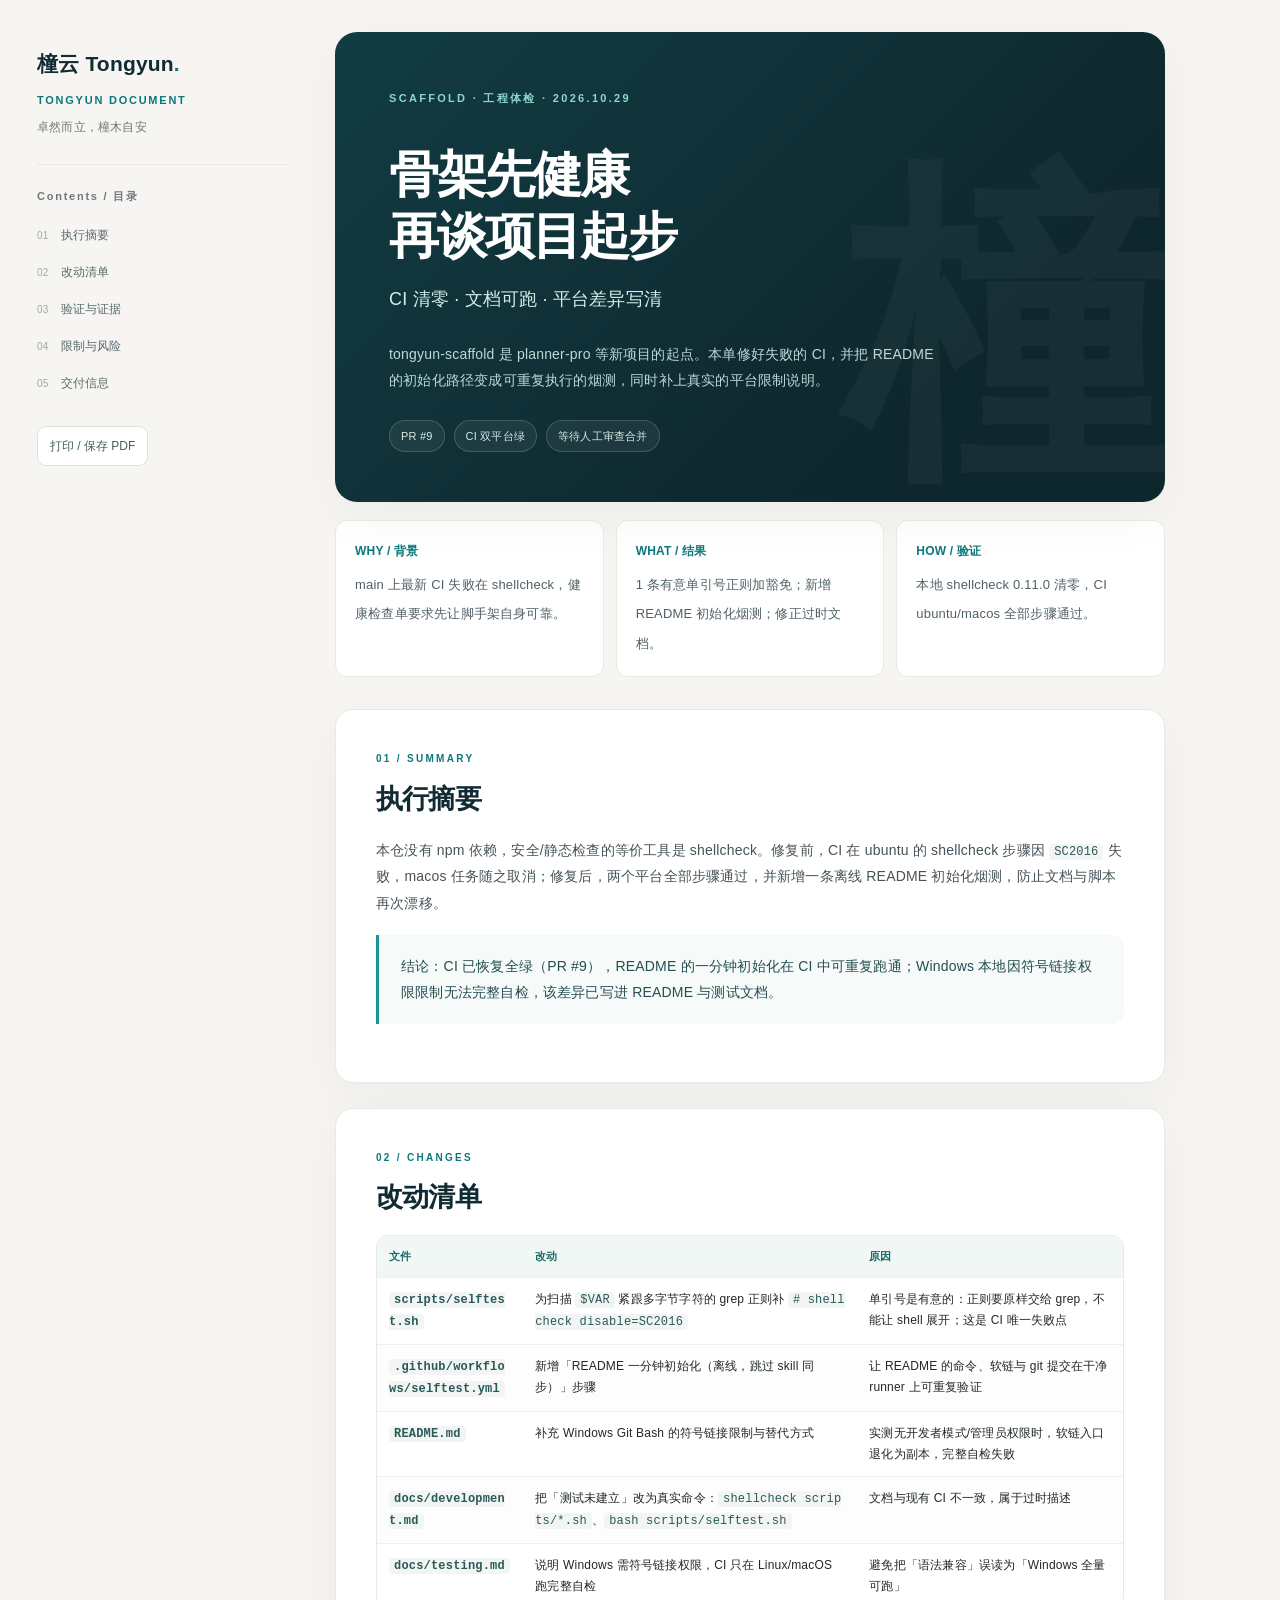
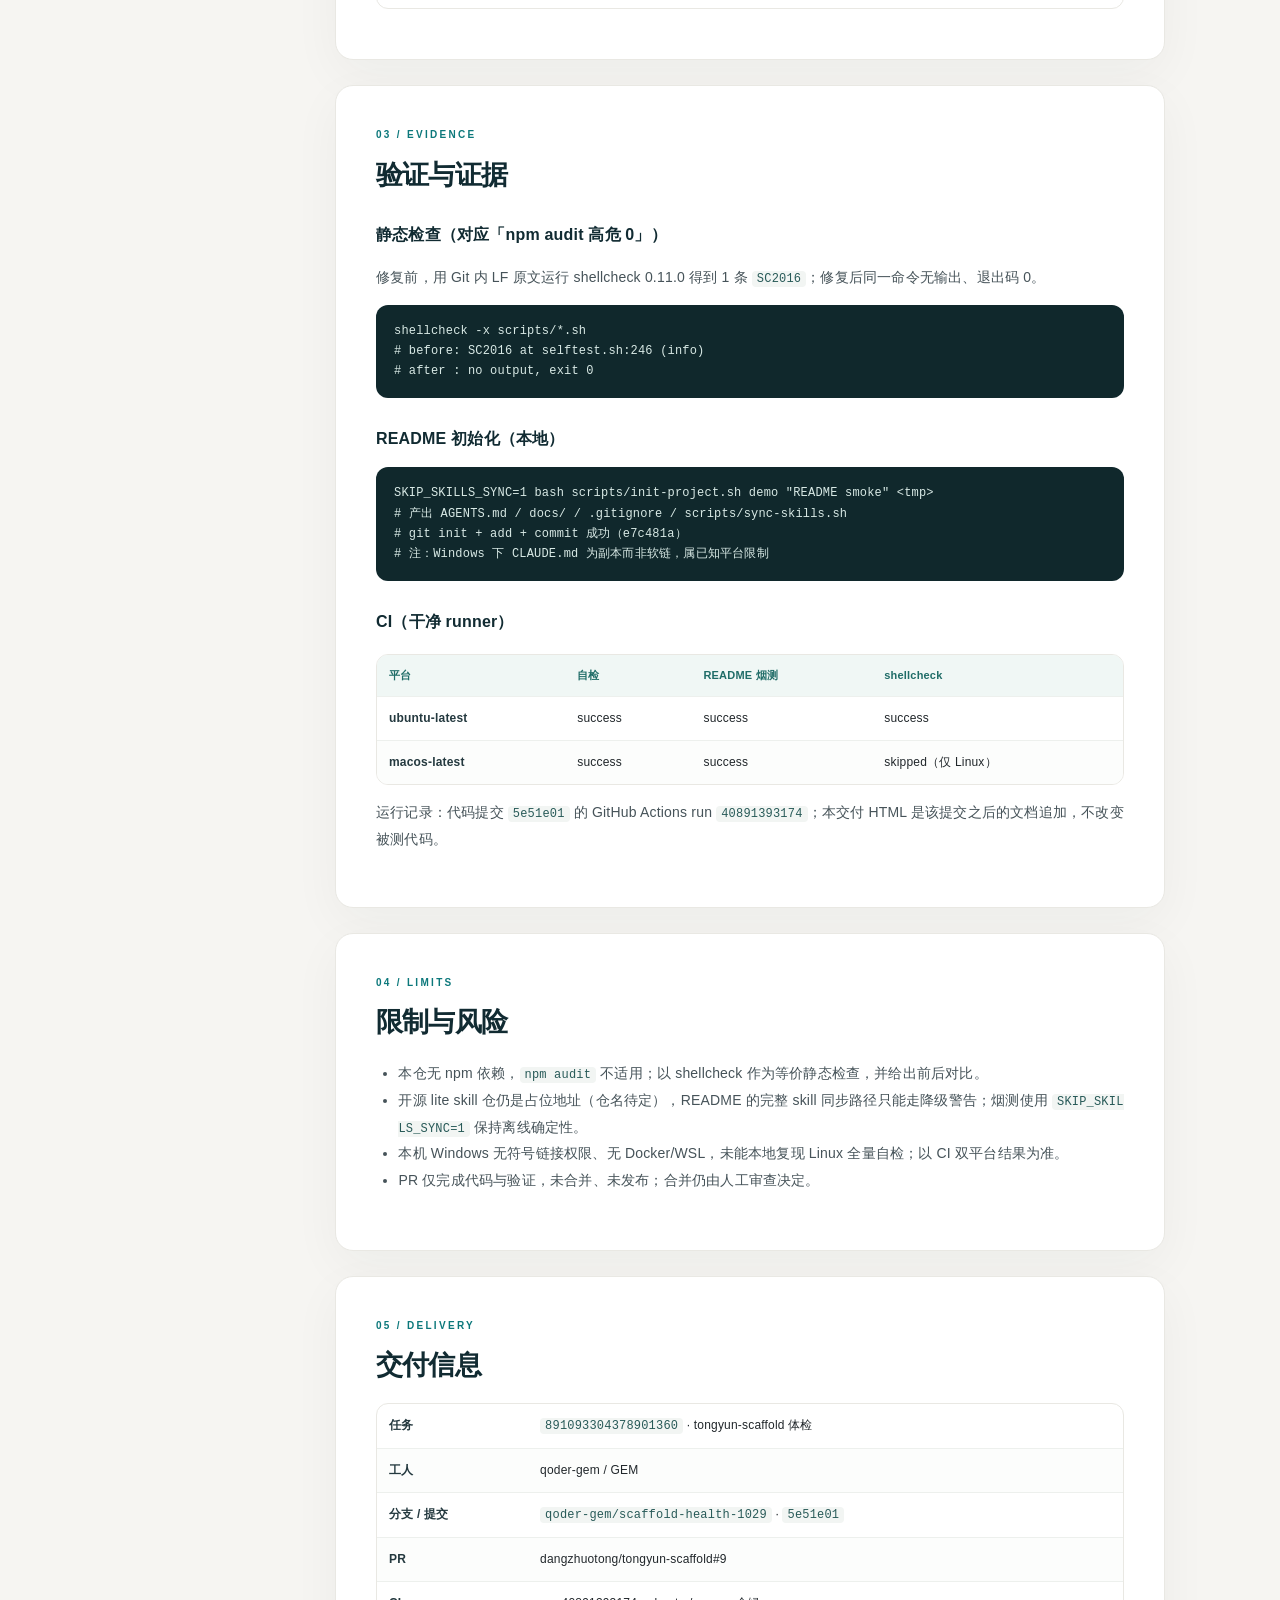
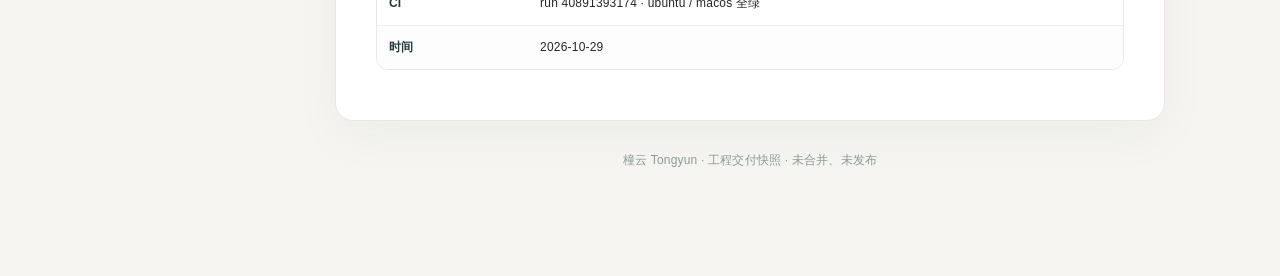
<file: docs/deliveries/scaffold-health-20261029.html>
<!doctype html>
<html lang="zh-CN">
<head>
<meta charset="utf-8">
<meta name="viewport" content="width=device-width, initial-scale=1">
<meta name="description" content="tongyun-scaffold 体检交付：shellcheck 清零、README 初始化纳入 CI 烟测、文档修正与真实验证记录。">
<meta name="color-scheme" content="light">
<title>骨架先健康 · tongyun-scaffold 体检交付</title>
<style>
:root{--bg:#f6f5f2;--paper:#fff;--text:#21272b;--muted:#6d777c;--line:#e9e8e3;--accent:#0c787b;--accent-soft:#e7f5f2;--heading:#112b32;--card:#f6faf9;--shadow:0 15px 50px rgba(11,48,50,.045)}
*{box-sizing:border-box}
html{scroll-behavior:smooth}
body{margin:0;background:var(--bg);color:var(--text);font:16px/1.84 -apple-system,BlinkMacSystemFont,"PingFang SC","Noto Sans CJK SC","Microsoft YaHei",sans-serif;letter-spacing:.012em}
a{color:inherit;text-decoration:none}
a:focus-visible,button:focus-visible{outline:3px solid var(--accent);outline-offset:3px}
button{font:inherit;cursor:pointer}
.layout{display:grid;grid-template-columns:250px minmax(0,830px);gap:48px;max-width:1270px;margin:auto;padding:0 32px 90px}
.sidebar{position:sticky;top:0;align-self:start;height:100vh;padding:45px 0 24px;overflow:auto}
.brand-mark{font-size:21px;font-weight:800;color:var(--heading)}.brand-mark b{color:var(--accent)}
.sidebar small{font-size:11px;letter-spacing:.16em;color:var(--accent);font-weight:800}
.motto{font-size:12px;color:var(--muted);margin-top:3px}
.divider{height:1px;background:var(--line);margin:26px 0 21px}
.toc-title{font-size:11px;letter-spacing:.16em;color:var(--muted);font-weight:800;margin-bottom:13px}
.toc{display:flex;flex-direction:column;gap:3px}
.toc a{display:flex;align-items:flex-start;gap:12px;padding:8px 10px 8px 0;font-size:12px;line-height:1.45;color:#59696d;border-radius:6px}
.toc a:hover{color:var(--accent)}
.toc span{font-variant-numeric:tabular-nums;color:#9ba9a9;font-size:10px;line-height:18px}
.side-bottom{margin-top:25px}
.side-bottom button{border:1px solid #d9e2df;border-radius:9px;padding:8px 12px;background:#fff;font-size:12px;color:#455e60}
.main{min-width:0;padding-top:32px}
.hero{background:linear-gradient(135deg,#123c43,#0e272d 75%);border-radius:22px;min-height:360px;padding:50px 54px;color:#fff;position:relative;overflow:hidden;box-shadow:var(--shadow)}
.hero:after{content:'橦';position:absolute;right:-8px;bottom:-130px;font-family:serif;font-size:330px;font-weight:900;color:rgba(255,255,255,.035);pointer-events:none}
.eyebrow{display:inline-block;font-size:11px;font-weight:800;letter-spacing:.21em;color:#8ed7cc}
.hero h1{font-size:clamp(32px,4.6vw,50px);letter-spacing:-.045em;line-height:1.22;margin:34px 0 16px;font-weight:800;max-width:620px}
.hero .tagline{font-size:18px;color:#d3eee7}
.hero .sub{font-size:14px;max-width:560px;color:#bfd7d6;line-height:1.9;margin-top:24px}
.hero-meta{display:flex;gap:9px;flex-wrap:wrap;margin-top:26px}
.hero-meta span{border:1px solid rgba(255,255,255,.17);background:rgba(255,255,255,.06);font-size:11px;padding:5px 11px;border-radius:100px;color:#d7eae8}
.intro{display:grid;grid-template-columns:repeat(3,minmax(0,1fr));gap:12px;margin:18px 0 32px}
.intro>div{padding:19px;background:var(--paper);border:1px solid var(--line);border-radius:12px}
.intro strong{font-size:12px;display:block;color:var(--accent);margin-bottom:7px}
.intro span{font-size:13px;line-height:1.65;color:#506067}
.doc-section{margin:0 0 25px;padding:40px 40px;background:var(--paper);border:1px solid var(--line);border-radius:18px;box-shadow:var(--shadow);scroll-margin-top:25px}
.section-eyebrow{font-size:10px;font-weight:800;letter-spacing:.23em;color:var(--accent);margin-bottom:12px}
.doc-section h2{margin:0 0 18px;color:var(--heading);font-size:27px;letter-spacing:-.03em;line-height:1.4}
.doc-section h3{font-size:16px;color:var(--heading);margin:26px 0 10px}
.doc-section p,.doc-section li{font-size:14px;color:#465359;line-height:1.9}
.doc-section ul,.doc-section ol{padding-left:1.4em}
blockquote{margin:18px 0;padding:18px 22px;border-left:3px solid #1b9694;background:var(--card);color:#244d50;font-size:14px;line-height:1.9;border-radius:0 12px 12px 0}
.table-wrap{width:100%;overflow-x:auto;margin:18px 0 10px;border:1px solid var(--line);border-radius:12px}
table{border-collapse:collapse;width:100%;font-size:12px;line-height:1.75;min-width:460px}
th{text-align:left;background:#f0f7f5;color:#206d68;font-size:11px}
th,td{padding:11px 12px;vertical-align:top;border-bottom:1px solid #edf0ed}
tr:last-child td{border-bottom:0}
td:first-child{font-weight:650;color:#24393f}
tbody tr:nth-child(even){background:#fcfdfc}
code{font-family:ui-monospace,SFMono-Regular,Consolas,monospace;font-size:12px;background:#f2f5f3;border-radius:4px;padding:1px 5px;color:#285a58;word-break:break-all}
pre{margin:14px 0;padding:16px 18px;background:#10282c;color:#d8e9e5;border-radius:12px;overflow-x:auto;font:12px/1.7 ui-monospace,SFMono-Regular,Consolas,monospace}
.footer{text-align:center;color:#8a9999;font-size:12px;padding:3px 0 24px}
@media(max-width:950px){.layout{display:block;padding:0 18px 50px}.sidebar{height:auto;position:static;padding:20px 0 14px}.sidebar .divider,.sidebar .toc-title,.sidebar .toc{display:none}.sidebar .side-bottom{margin:12px 0 0}.main{padding-top:0}.hero{padding:38px 26px;min-height:320px}.doc-section{padding:28px 24px}}
@media(max-width:560px){.hero h1{font-size:32px}.intro{grid-template-columns:1fr;gap:8px}.doc-section{padding:24px 18px;border-radius:13px}.doc-section h2{font-size:22px}}
@media(prefers-reduced-motion:reduce){html{scroll-behavior:auto}}
@media print{body{background:white}.layout{display:block;padding:0;max-width:none}.sidebar{display:none}.main{padding:0}.hero{box-shadow:none;border-radius:0;min-height:0}.doc-section{box-shadow:none;border:0;border-radius:0;border-bottom:1px solid #ddd;padding:24px 12px;margin:0}.footer{display:none}}
</style>
</head>
<body>
<div class="layout">
  <aside class="sidebar" aria-label="文档导航">
    <div class="brand-mark">橦云 Tongyun<b>.</b></div>
    <small>TONGYUN DOCUMENT</small>
    <div class="motto">卓然而立，橦木自安</div>
    <div class="divider"></div>
    <div class="toc-title">Contents / 目录</div>
    <nav class="toc" aria-label="章节目录">
      <a href="#section-01"><span>01</span>执行摘要</a>
      <a href="#section-02"><span>02</span>改动清单</a>
      <a href="#section-03"><span>03</span>验证与证据</a>
      <a href="#section-04"><span>04</span>限制与风险</a>
      <a href="#section-05"><span>05</span>交付信息</a>
    </nav>
    <div class="side-bottom"><button type="button" onclick="window.print()">打印 / 保存 PDF</button></div>
  </aside>
  <main class="main" id="content">
    <header class="hero">
      <div class="eyebrow">SCAFFOLD · 工程体检 · 2026.10.29</div>
      <h1>骨架先健康<br>再谈项目起步</h1>
      <div class="tagline">CI 清零 · 文档可跑 · 平台差异写清</div>
      <p class="sub">tongyun-scaffold 是 planner-pro 等新项目的起点。本单修好失败的 CI，并把 README 的初始化路径变成可重复执行的烟测，同时补上真实的平台限制说明。</p>
      <div class="hero-meta"><span>PR #9</span><span>CI 双平台绿</span><span>等待人工审查合并</span></div>
    </header>

    <div class="intro" aria-label="关键摘要">
      <div><strong>WHY / 背景</strong><span>main 上最新 CI 失败在 shellcheck，健康检查单要求先让脚手架自身可靠。</span></div>
      <div><strong>WHAT / 结果</strong><span>1 条有意单引号正则加豁免；新增 README 初始化烟测；修正过时文档。</span></div>
      <div><strong>HOW / 验证</strong><span>本地 shellcheck 0.11.0 清零，CI ubuntu/macos 全部步骤通过。</span></div>
    </div>

    <section class="doc-section" id="section-01">
      <div class="section-eyebrow">01 / SUMMARY</div>
      <h2>执行摘要</h2>
      <p>本仓没有 npm 依赖，安全/静态检查的等价工具是 shellcheck。修复前，CI 在 ubuntu 的 shellcheck 步骤因 <code>SC2016</code> 失败，macos 任务随之取消；修复后，两个平台全部步骤通过，并新增一条离线 README 初始化烟测，防止文档与脚本再次漂移。</p>
      <blockquote>结论：CI 已恢复全绿（PR #9），README 的一分钟初始化在 CI 中可重复跑通；Windows 本地因符号链接权限限制无法完整自检，该差异已写进 README 与测试文档。</blockquote>
    </section>

    <section class="doc-section" id="section-02">
      <div class="section-eyebrow">02 / CHANGES</div>
      <h2>改动清单</h2>
      <div class="table-wrap">
        <table>
          <thead><tr><th>文件</th><th>改动</th><th>原因</th></tr></thead>
          <tbody>
            <tr><td><code>scripts/selftest.sh</code></td><td>为扫描 <code>$VAR</code> 紧跟多字节字符的 grep 正则补 <code># shellcheck disable=SC2016</code></td><td>单引号是有意的：正则要原样交给 grep，不能让 shell 展开；这是 CI 唯一失败点</td></tr>
            <tr><td><code>.github/workflows/selftest.yml</code></td><td>新增「README 一分钟初始化（离线，跳过 skill 同步）」步骤</td><td>让 README 的命令、软链与 git 提交在干净 runner 上可重复验证</td></tr>
            <tr><td><code>README.md</code></td><td>补充 Windows Git Bash 的符号链接限制与替代方式</td><td>实测无开发者模式/管理员权限时，软链入口退化为副本，完整自检失败</td></tr>
            <tr><td><code>docs/development.md</code></td><td>把「测试未建立」改为真实命令：<code>shellcheck scripts/*.sh</code>、<code>bash scripts/selftest.sh</code></td><td>文档与现有 CI 不一致，属于过时描述</td></tr>
            <tr><td><code>docs/testing.md</code></td><td>说明 Windows 需符号链接权限，CI 只在 Linux/macOS 跑完整自检</td><td>避免把「语法兼容」误读为「Windows 全量可跑」</td></tr>
          </tbody>
        </table>
      </div>
    </section>

    <section class="doc-section" id="section-03">
      <div class="section-eyebrow">03 / EVIDENCE</div>
      <h2>验证与证据</h2>
      <h3>静态检查（对应「npm audit 高危 0」）</h3>
      <p>修复前，用 Git 内 LF 原文运行 shellcheck 0.11.0 得到 1 条 <code>SC2016</code>；修复后同一命令无输出、退出码 0。</p>
      <pre>shellcheck -x scripts/*.sh
# before: SC2016 at selftest.sh:246 (info)
# after : no output, exit 0</pre>
      <h3>README 初始化（本地）</h3>
      <pre>SKIP_SKILLS_SYNC=1 bash scripts/init-project.sh demo "README smoke" &lt;tmp&gt;
# 产出 AGENTS.md / docs/ / .gitignore / scripts/sync-skills.sh
# git init + add + commit 成功（e7c481a）
# 注：Windows 下 CLAUDE.md 为副本而非软链，属已知平台限制</pre>
      <h3>CI（干净 runner）</h3>
      <div class="table-wrap">
        <table>
          <thead><tr><th>平台</th><th>自检</th><th>README 烟测</th><th>shellcheck</th></tr></thead>
          <tbody>
            <tr><td>ubuntu-latest</td><td>success</td><td>success</td><td>success</td></tr>
            <tr><td>macos-latest</td><td>success</td><td>success</td><td>skipped（仅 Linux）</td></tr>
          </tbody>
        </table>
      </div>
      <p>运行记录：代码提交 <code>5e51e01</code> 的 GitHub Actions run <code>40891393174</code>；本交付 HTML 是该提交之后的文档追加，不改变被测代码。</p>
    </section>

    <section class="doc-section" id="section-04">
      <div class="section-eyebrow">04 / LIMITS</div>
      <h2>限制与风险</h2>
      <ul>
        <li>本仓无 npm 依赖，<code>npm audit</code> 不适用；以 shellcheck 作为等价静态检查，并给出前后对比。</li>
        <li>开源 lite skill 仓仍是占位地址（仓名待定），README 的完整 skill 同步路径只能走降级警告；烟测使用 <code>SKIP_SKILLS_SYNC=1</code> 保持离线确定性。</li>
        <li>本机 Windows 无符号链接权限、无 Docker/WSL，未能本地复现 Linux 全量自检；以 CI 双平台结果为准。</li>
        <li>PR 仅完成代码与验证，未合并、未发布；合并仍由人工审查决定。</li>
      </ul>
    </section>

    <section class="doc-section" id="section-05">
      <div class="section-eyebrow">05 / DELIVERY</div>
      <h2>交付信息</h2>
      <div class="table-wrap">
        <table>
          <tbody>
            <tr><td>任务</td><td><code>891093304378901360</code> · tongyun-scaffold 体检</td></tr>
            <tr><td>工人</td><td>qoder-gem / GEM</td></tr>
            <tr><td>分支 / 提交</td><td><code>qoder-gem/scaffold-health-1029</code> · <code>5e51e01</code></td></tr>
            <tr><td>PR</td><td><a href="https://github.com/dangzhuotong/tongyun-scaffold/pull/9">dangzhuotong/tongyun-scaffold#9</a></td></tr>
            <tr><td>CI</td><td>run 40891393174 · ubuntu / macos 全绿</td></tr>
            <tr><td>时间</td><td>2026-10-29</td></tr>
          </tbody>
        </table>
      </div>
    </section>

    <div class="footer">橦云 Tongyun · 工程交付快照 · 未合并、未发布</div>
  </main>
</div>
</body>
</html>
</file>
<file: design-system/tokens/tokens.css>
/* Generated by scripts/build-tokens.mjs; edit tokens.json. No global theme default. */
:where([data-ty-theme]) {
  --ty-font-sans: system-ui, -apple-system, "PingFang SC", "Microsoft YaHei", sans-serif;
  --ty-font-mono: ui-monospace, "SF Mono", Menlo, Consolas, "PingFang SC", "Microsoft YaHei";
  --ty-space-1: 4px;
  --ty-space-2: 8px;
  --ty-space-3: 12px;
  --ty-space-4: 16px;
  --ty-space-5: 20px;
  --ty-space-6: 24px;
  --ty-space-8: 32px;
  --ty-radius-control: 8px;
  --ty-radius-card: 12px;
  --ty-radius-panel: 20px;
  --ty-radius-pill: 999px;
  --ty-text-meta: 0.8125rem;
  --ty-text-body: 0.9375rem;
  --ty-text-title: 1.5rem;
  --ty-duration-fast: 100ms;
  --ty-duration-normal: 200ms;
  --ty-duration-slow: 300ms;
  --ty-ease: cubic-bezier(0.4, 0, 0.2, 1);
  --ty-control-height: 36px;
  --ty-target-touch: 44px;
  --ty-button-bg: var(--ty-accent);
  --ty-button-hover: var(--ty-accent-hover);
  --ty-button-text: var(--ty-on-accent);
  --ty-input-border: color-mix(in srgb, var(--ty-text) 18%, var(--ty-card));
  --ty-card-bg: var(--ty-card);
  --ty-input-ring: color-mix(in srgb, var(--ty-text) 14%, transparent);
  --ty-input-height: 36px;
  --ty-input-font-size: 14px;
}
[data-ty-theme="paper"] {
  --ty-palette-paper-canvas: #FAFAF8;
  --ty-palette-paper-surface: #F4EFEA;
  --ty-palette-paper-card: #FFFFFF;
  --ty-palette-paper-raised: #FAF8F5;
  --ty-palette-paper-text: #2D323A;
  --ty-palette-paper-muted: #5C626B;
  --ty-palette-paper-border: #EFEBE4;
  --ty-palette-paper-control-border: #817A70;
  --ty-palette-paper-accent: #4D7C5D;
  --ty-palette-paper-accent-hover: #3F684C;
  --ty-palette-paper-on-accent: #FFFFFF;
  --ty-palette-paper-danger: #9C3541;
  --ty-palette-paper-success: #3F684C;
  --ty-palette-paper-shadow: 0 1px 3px #4632140A, 0 4px 12px -2px #4632140F;
  --ty-canvas: var(--ty-palette-paper-canvas);
  --ty-surface: var(--ty-palette-paper-surface);
  --ty-card: var(--ty-palette-paper-card);
  --ty-raised: var(--ty-palette-paper-raised);
  --ty-text: var(--ty-palette-paper-text);
  --ty-muted: var(--ty-palette-paper-muted);
  --ty-border: var(--ty-palette-paper-border);
  --ty-control-border: var(--ty-palette-paper-control-border);
  --ty-accent: var(--ty-palette-paper-accent);
  --ty-accent-hover: var(--ty-palette-paper-accent-hover);
  --ty-on-accent: var(--ty-palette-paper-on-accent);
  --ty-danger: var(--ty-palette-paper-danger);
  --ty-success: var(--ty-palette-paper-success);
  --ty-shadow: var(--ty-palette-paper-shadow);
}
[data-ty-theme="paper-dark"] {
  --ty-palette-paper-dark-canvas: #121214;
  --ty-palette-paper-dark-surface: #16171B;
  --ty-palette-paper-dark-card: #1E1F23;
  --ty-palette-paper-dark-raised: #252830;
  --ty-palette-paper-dark-text: #E3E4E6;
  --ty-palette-paper-dark-muted: #B2B5BD;
  --ty-palette-paper-dark-border: #FFFFFF14;
  --ty-palette-paper-dark-control-border: #858891;
  --ty-palette-paper-dark-accent: #78C496;
  --ty-palette-paper-dark-accent-hover: #91D3AA;
  --ty-palette-paper-dark-on-accent: #121214;
  --ty-palette-paper-dark-danger: #F2A1A9;
  --ty-palette-paper-dark-success: #91D3AA;
  --ty-palette-paper-dark-shadow: 0 4px 14px #00000040;
  --ty-canvas: var(--ty-palette-paper-dark-canvas);
  --ty-surface: var(--ty-palette-paper-dark-surface);
  --ty-card: var(--ty-palette-paper-dark-card);
  --ty-raised: var(--ty-palette-paper-dark-raised);
  --ty-text: var(--ty-palette-paper-dark-text);
  --ty-muted: var(--ty-palette-paper-dark-muted);
  --ty-border: var(--ty-palette-paper-dark-border);
  --ty-control-border: var(--ty-palette-paper-dark-control-border);
  --ty-accent: var(--ty-palette-paper-dark-accent);
  --ty-accent-hover: var(--ty-palette-paper-dark-accent-hover);
  --ty-on-accent: var(--ty-palette-paper-dark-on-accent);
  --ty-danger: var(--ty-palette-paper-dark-danger);
  --ty-success: var(--ty-palette-paper-dark-success);
  --ty-shadow: var(--ty-palette-paper-dark-shadow);
}
[data-ty-theme="desktop"] {
  --ty-palette-desktop-canvas: #1A1714;
  --ty-palette-desktop-surface: #221F1B;
  --ty-palette-desktop-card: #2A2622;
  --ty-palette-desktop-raised: #342F2A;
  --ty-palette-desktop-text: #F6F0E6;
  --ty-palette-desktop-muted: #C4B8A8;
  --ty-palette-desktop-border: #3E3832;
  --ty-palette-desktop-control-border: #9A8E80;
  --ty-palette-desktop-accent: #A4C48C;
  --ty-palette-desktop-accent-hover: #7EA56A;
  --ty-palette-desktop-on-accent: #1A1714;
  --ty-palette-desktop-danger: #F2A1A9;
  --ty-palette-desktop-success: #C5D7B6;
  --ty-palette-desktop-shadow: none;
  --ty-canvas: var(--ty-palette-desktop-canvas);
  --ty-surface: var(--ty-palette-desktop-surface);
  --ty-card: var(--ty-palette-desktop-card);
  --ty-raised: var(--ty-palette-desktop-raised);
  --ty-text: var(--ty-palette-desktop-text);
  --ty-muted: var(--ty-palette-desktop-muted);
  --ty-border: var(--ty-palette-desktop-border);
  --ty-control-border: var(--ty-palette-desktop-control-border);
  --ty-accent: var(--ty-palette-desktop-accent);
  --ty-accent-hover: var(--ty-palette-desktop-accent-hover);
  --ty-on-accent: var(--ty-palette-desktop-on-accent);
  --ty-danger: var(--ty-palette-desktop-danger);
  --ty-success: var(--ty-palette-desktop-success);
  --ty-shadow: var(--ty-palette-desktop-shadow);
}
[data-ty-theme="cloud"] {
  --ty-palette-cloud-canvas: #FCF4E1;
  --ty-palette-cloud-surface: #F3E6CC;
  --ty-palette-cloud-card: #FFFBF3;
  --ty-palette-cloud-raised: #FFFFFF;
  --ty-palette-cloud-text: #2C261C;
  --ty-palette-cloud-muted: #5C5144;
  --ty-palette-cloud-border: #E4D3B8;
  --ty-palette-cloud-control-border: #8A7B6A;
  --ty-palette-cloud-accent: #FDC89C;
  --ty-palette-cloud-accent-hover: #E8B888;
  --ty-palette-cloud-on-accent: #2C261C;
  --ty-palette-cloud-danger: #9C3541;
  --ty-palette-cloud-success: #3F5A30;
  --ty-palette-cloud-shadow: none;
  --ty-canvas: var(--ty-palette-cloud-canvas);
  --ty-surface: var(--ty-palette-cloud-surface);
  --ty-card: var(--ty-palette-cloud-card);
  --ty-raised: var(--ty-palette-cloud-raised);
  --ty-text: var(--ty-palette-cloud-text);
  --ty-muted: var(--ty-palette-cloud-muted);
  --ty-border: var(--ty-palette-cloud-border);
  --ty-control-border: var(--ty-palette-cloud-control-border);
  --ty-accent: var(--ty-palette-cloud-accent);
  --ty-accent-hover: var(--ty-palette-cloud-accent-hover);
  --ty-on-accent: var(--ty-palette-cloud-on-accent);
  --ty-danger: var(--ty-palette-cloud-danger);
  --ty-success: var(--ty-palette-cloud-success);
  --ty-shadow: var(--ty-palette-cloud-shadow);
}
</file>
<file: design-system/components/ui.css>
/* Opt-in scope. No body reset, no changes to existing applications. */
.ty-root {
  background: var(--ty-canvas);
  color: var(--ty-text);
  font: 400 var(--ty-text-body)/1.6 var(--ty-font-sans);
}
.ty-root *,
.ty-root *::before,
.ty-root *::after {
  box-sizing: border-box;
}
.ty-root h1,
.ty-root h2,
.ty-root h3 {
  font-weight: 500;
  line-height: 1.3;
}
.ty-root h1 {
  font-size: var(--ty-text-title);
}
.ty-muted {
  color: var(--ty-muted);
  font-size: var(--ty-text-meta);
}
.ty-stack {
  display: grid;
  gap: var(--ty-space-4);
}
.ty-row {
  display: flex;
  align-items: center;
  flex-wrap: wrap;
  gap: var(--ty-space-3);
}
.ty-card {
  background: var(--ty-card-bg);
  border: 1px solid var(--ty-border);
  border-radius: var(--ty-radius-card);
  padding: var(--ty-space-5);
  box-shadow: var(--ty-shadow);
  min-width: 0;
  overflow-wrap: anywhere;
}
.ty-button,
.ty-input,
.ty-select,
.ty-select-trigger,
.ty-textarea {
  font: 400 var(--ty-input-font-size)/20px var(--ty-font-sans);
  color: var(--ty-text);
  background: var(--ty-card);
  border: 1px solid var(--ty-input-border);
  border-radius: var(--ty-radius-control);
  min-width: 0;
  height: var(--ty-input-height);
  padding: 0 12px;
  transition:
    border-color var(--ty-duration-fast),
    box-shadow var(--ty-duration-fast),
    background-color var(--ty-duration-fast);
}
.ty-input,
.ty-select,
.ty-select-trigger,
.ty-textarea {
  width: 100%;
  box-shadow: 0 1px 2px #00000003;
}
.ty-input::placeholder,
.ty-textarea::placeholder {
  color: var(--ty-muted);
}
.ty-input:hover:enabled,
.ty-select:hover:enabled,
.ty-select-trigger:hover:enabled {
  border-color: color-mix(in srgb, var(--ty-text) 32%, var(--ty-card));
}
.ty-root
  :is(
    .ty-input,
    .ty-select,
    .ty-select-trigger,
    .ty-textarea,
    .ty-button
  ):focus-visible {
  outline: none;
  border-color: var(--ty-control-border);
  box-shadow: 0 0 0 3px var(--ty-input-ring);
}
.ty-root :is(.ty-input, .ty-select-trigger, .ty-textarea)[aria-invalid="true"] {
  border-color: var(--ty-danger);
  box-shadow: 0 0 0 3px color-mix(in srgb, var(--ty-danger) 15%, transparent);
}
.ty-input:disabled,
.ty-select:disabled,
.ty-select-trigger:disabled,
.ty-textarea:disabled {
  background: var(--ty-raised);
  color: var(--ty-muted);
  cursor: not-allowed;
  opacity: 0.55;
}
.ty-textarea {
  height: auto;
  min-height: 96px;
  padding: 10px 12px;
  resize: vertical;
  line-height: 1.6;
}
.ty-field {
  display: grid;
  gap: 8px;
}
.ty-field > label {
  font-size: 14px;
  font-weight: 500;
}
.ty-field > .ty-error {
  font-size: 13px;
  line-height: 1.5;
}
.ty-select-trigger {
  display: flex;
  align-items: center;
  justify-content: space-between;
  gap: 12px;
  text-align: left;
  cursor: pointer;
}
.ty-select-trigger > span:first-child {
  overflow: hidden;
  white-space: nowrap;
  text-overflow: ellipsis;
}
.ty-select-chevron {
  display: flex;
  color: var(--ty-muted);
  flex-shrink: 0;
}
.ty-select-chevron svg,
.ty-select-check svg {
  width: 16px;
  height: 16px;
  display: block;
}
.ty-select-trigger[data-state="open"] {
  border-color: var(--ty-control-border);
  box-shadow: 0 0 0 3px var(--ty-input-ring);
}
.ty-select-content {
  min-width: var(--radix-select-trigger-width);
  max-height: var(--radix-select-content-available-height);
  background: var(--ty-card);
  color: var(--ty-text);
  border: 1px solid var(--ty-input-border);
  border-radius: 8px;
  padding: 4px;
  box-shadow:
    0 4px 6px -2px #0000000d,
    0 12px 28px -6px #0000001a;
  z-index: 100;
  overflow: hidden;
  font: 400 14px/20px var(--ty-font-sans);
  animation: ty-select-in var(--ty-duration-fast) var(--ty-ease);
}
.ty-select-item {
  display: flex;
  position: relative;
  align-items: center;
  gap: 8px;
  min-height: 32px;
  padding: 6px 32px 6px 8px;
  border-radius: 4px;
  cursor: default;
  user-select: none;
  outline: none;
}
.ty-select-item[data-highlighted] {
  background: var(--ty-raised);
  color: var(--ty-text);
}
.ty-select-item[data-disabled] {
  opacity: 0.5;
  pointer-events: none;
}
.ty-select-check {
  position: absolute;
  right: 8px;
  color: var(--ty-text);
}
.ty-select-scroll {
  display: flex;
  justify-content: center;
  height: 22px;
  align-items: center;
  color: var(--ty-muted);
}
@keyframes ty-select-in {
  from {
    opacity: 0;
    transform: translateY(-3px);
  }
  to {
    opacity: 1;
    transform: translateY(0);
  }
}
.ty-button {
  white-space: nowrap;
  cursor: pointer;
  display: inline-flex;
  align-items: center;
  justify-content: center;
  gap: var(--ty-space-2);
  font-weight: 500;
  transition: background-color var(--ty-duration-fast) var(--ty-ease);
}
.ty-button[data-variant="primary"] {
  color: var(--ty-button-text);
  background: var(--ty-button-bg);
  border-color: transparent;
}
.ty-button[data-variant="primary"]:hover:enabled {
  background: var(--ty-button-hover);
}
.ty-button[data-variant="danger"] {
  color: var(--ty-danger);
}
.ty-button:disabled,
.ty-input:disabled {
  cursor: not-allowed;
  opacity: 0.5;
}
.ty-root :where(button, input, select, textarea, a, summary):focus-visible {
  outline: 2px solid var(--ty-text);
  outline-offset: 3px;
}
.ty-input,
.ty-select {
  width: 100%;
}
.ty-input[aria-invalid="true"] {
  border-color: var(--ty-danger);
}
.ty-error {
  color: var(--ty-danger);
}
.ty-status {
  display: inline-flex;
  gap: var(--ty-space-2);
  align-items: center;
  border: 1px solid var(--ty-control-border);
  border-radius: var(--ty-radius-pill);
  padding: 0 var(--ty-space-2);
  font-size: var(--ty-text-meta);
}
.ty-status[data-state="done"] {
  color: var(--ty-success);
}
.ty-status[data-state="error"] {
  color: var(--ty-danger);
}
.ty-shell {
  display: grid;
  grid-template-columns: 220px minmax(0, 1fr);
  min-height: 100vh;
}
.ty-sidebar {
  background: var(--ty-surface);
  padding: var(--ty-space-5);
}
.ty-sidebar a {
  display: block;
  padding: var(--ty-space-2);
  color: var(--ty-text);
  text-decoration: none;
  border-radius: var(--ty-radius-control);
}
.ty-sidebar a[aria-current="page"] {
  background: var(--ty-raised);
}
.ty-main {
  min-width: 0;
  padding: var(--ty-space-8);
}
.ty-grid {
  display: grid;
  grid-template-columns: repeat(auto-fit, minmax(min(100%, 280px), 1fr));
  gap: var(--ty-space-4);
}
.ty-table-wrap {
  overflow: auto;
}
.ty-table {
  width: 100%;
  border-collapse: collapse;
  text-align: left;
}
.ty-table th,
.ty-table td {
  padding: var(--ty-space-3);
  border-bottom: 1px solid var(--ty-border);
  white-space: nowrap;
}
.ty-table th {
  font-weight: 500;
}
.ty-dialog {
  background: var(--ty-card);
  color: var(--ty-text);
  border: 1px solid var(--ty-control-border);
  border-radius: var(--ty-radius-panel);
  padding: var(--ty-space-6);
  width: min(90vw, 480px);
  max-height: 85vh;
  overflow: auto;
}
.ty-dialog::backdrop {
  background: #0008;
}
/* Web enhancement, deliberately NOT Liquid Glass. Solid is the default. */
.ty-chrome {
  background: var(--ty-surface);
}
@supports (
  (backdrop-filter: blur(12px)) or (-webkit-backdrop-filter: blur(12px))
) {
  [data-ty-material="translucent"] .ty-chrome {
    background: color-mix(in srgb, var(--ty-surface) 94%, transparent);
    -webkit-backdrop-filter: blur(12px);
    backdrop-filter: blur(12px);
  }
}
@media (prefers-reduced-transparency: reduce), (prefers-contrast: more) {
  [data-ty-material] .ty-chrome {
    background: var(--ty-surface);
    -webkit-backdrop-filter: none;
    backdrop-filter: none;
  }
}
[data-ty-material="solid"] .ty-chrome {
  background: var(--ty-surface);
  -webkit-backdrop-filter: none;
  backdrop-filter: none;
}
@media (prefers-reduced-motion: reduce) {
  .ty-root *,
  .ty-root *::before,
  .ty-root *::after {
    animation: none !important;
    transition: none !important;
    scroll-behavior: auto !important;
  }
}
@media (pointer: coarse) {
  .ty-button,
  .ty-input,
  .ty-select,
  .ty-sidebar a {
    min-height: var(--ty-target-touch);
  }
}
@media (max-width: 720px) {
  .ty-shell {
    grid-template-columns: minmax(0, 1fr);
  }
  .ty-main {
    padding: var(--ty-space-4);
  }
  .ty-sidebar {
    display: flex;
    flex-wrap: wrap;
    gap: var(--ty-space-2);
  }
}
@media (forced-colors: active) {
  [data-ty-material] .ty-chrome {
    background: Canvas;
    -webkit-backdrop-filter: none;
    backdrop-filter: none;
  }
  .ty-button,
  .ty-input,
  .ty-select,
  .ty-status {
    border: 1px solid ButtonText;
  }
  .ty-root :focus-visible {
    outline-color: Highlight;
  }
}

@media (prefers-contrast: more) {
  .ty-input,
  .ty-select,
  .ty-select-trigger,
  .ty-textarea,
  .ty-button {
    border-color: var(--ty-control-border);
  }
}
@media (forced-colors: active) {
  .ty-select-trigger,
  .ty-select-content,
  .ty-select-item {
    border: 1px solid ButtonText;
  }
  .ty-root
    :is(
      .ty-input,
      .ty-select,
      .ty-select-trigger,
      .ty-textarea,
      .ty-button
    ):focus-visible {
    outline: 2px solid Highlight;
    outline-offset: 2px;
  }
  .ty-select-item[data-highlighted] {
    outline: 1px solid Highlight;
  }
}
@media (pointer: coarse) {
  .ty-input,
  .ty-select,
  .ty-select-trigger,
  .ty-textarea,
  .ty-button {
    min-height: 44px;
  }
}
.ty-checkbox {
  appearance: none;
  flex-shrink: 0;
  width: 16px;
  height: 16px;
  margin: 0;
  border: 1px solid var(--ty-input-border);
  border-radius: 4px;
  background: var(--ty-card);
  color: var(--ty-on-accent);
  cursor: pointer;
  position: relative;
}
.ty-checkbox:checked {
  background: var(--ty-accent);
  border-color: var(--ty-accent);
}
.ty-checkbox:checked::after {
  content: "";
  position: absolute;
  left: 5px;
  top: 2px;
  width: 4px;
  height: 8px;
  border: solid currentColor;
  border-width: 0 1.5px 1.5px 0;
  transform: rotate(45deg);
}
.ty-root .ty-checkbox:focus-visible {
  outline: none;
  border-color: var(--ty-control-border);
  box-shadow: 0 0 0 3px var(--ty-input-ring);
}
.ty-checkbox:disabled {
  opacity: 0.5;
  cursor: not-allowed;
}
.ty-button[aria-busy="true"]::before {
  content: "";
  width: 12px;
  height: 12px;
  border: 1.5px solid currentColor;
  border-right-color: transparent;
  border-radius: 50%;
  animation: ty-spin 0.7s linear infinite;
}
@keyframes ty-spin {
  to {
    transform: rotate(360deg);
  }
}
@media (forced-colors: active) {
  .ty-checkbox {
    appearance: auto;
    accent-color: auto;
  }
  .ty-checkbox:checked::after {
    display: none;
  }
  .ty-root .ty-checkbox:focus-visible {
    outline: 2px solid Highlight;
    outline-offset: 2px;
  }
}
</file>
<file: design-system/patterns/workspace.css>
/* Reference composition: shadcn Dashboard/Tasks; Tongyun paper palette. */
.workspace {
  margin: 0;
  font-size: 13px;
  --ws-line: color-mix(in srgb, var(--ty-text) 9%, transparent);
  --ws-line-strong: color-mix(in srgb, var(--ty-text) 16%, transparent);
  --ws-soft: color-mix(in srgb, var(--ty-accent) 8%, var(--ty-card));
}
.workspace :where(h1, h2, h3, p) {
  margin: 0;
}
.workspace button,
.workspace input,
.workspace select,
.workspace textarea {
  font: inherit;
}
.workspace button {
  -webkit-tap-highlight-color: transparent;
}
.workspace button:disabled {
  cursor: wait;
}
.workspace a {
  color: inherit;
}
.workspace :where(button, a, input, select, textarea) {
  scroll-margin-block: 100px;
}
.workspace .icon {
  width: 18px;
  height: 18px;
  flex-shrink: 0;
  vertical-align: middle;
}
.sr-only {
  position: absolute;
  width: 1px;
  height: 1px;
  padding: 0;
  margin: -1px;
  overflow: hidden;
  clip-path: inset(50%);
  white-space: nowrap;
  border: 0;
}
.rail {
  width: 224px;
  position: fixed;
  inset: 0 auto 0 0;
  display: flex;
  flex-direction: column;
  padding: 32px 18px 18px;
  border-right: 1px solid var(--ws-line);
  background: color-mix(in srgb, var(--ty-surface) 48%, var(--ty-canvas));
  z-index: 5;
}
.brand {
  display: flex;
  gap: 11px;
  align-items: center;
  margin: 0 9px 32px;
  text-decoration: none;
  font-size: 19px;
  font-weight: 500;
  letter-spacing: 1px;
}
.brand-mark {
  width: 36px;
  height: 36px;
  border-radius: 12px;
  display: grid;
  place-items: center;
  background: var(--ty-accent);
  color: var(--ty-on-accent);
  box-shadow: 0 3px 8px color-mix(in srgb, var(--ty-accent) 16%, transparent);
}
.brand-mark .icon {
  width: 22px;
  height: 22px;
}
.brand-sub {
  display: block;
  font-size: 10px;
  letter-spacing: 1.2px;
  color: var(--ty-muted);
  font-weight: 400;
  margin-top: 1px;
}
.search-trigger {
  display: flex;
  align-items: center;
  gap: 8px;
  padding: 9px 10px;
  background: var(--ty-card);
  color: var(--ty-muted);
  border: 1px solid var(--ws-line-strong);
  border-radius: 8px;
  font-size: 11px !important;
  cursor: pointer;
  box-shadow: 0 1px 2px #00000003;
  margin-bottom: 28px;
}
.search-trigger .icon {
  width: 14px;
  height: 14px;
}
kbd {
  font-family: var(--ty-font-mono);
  font-size: 10px;
  font-weight: 400;
  padding: 1px 4px;
  border: 1px solid var(--ws-line-strong);
  border-radius: 4px;
  color: var(--ty-muted);
}
.search-trigger kbd {
  margin-left: auto;
  font-size: 9px;
  padding: 0 3px;
  white-space: nowrap;
}
.nav-caption {
  color: var(--ty-muted);
  font-size: 10px;
  letter-spacing: 1px;
  padding: 0 12px;
  margin: 0 0 9px;
}
.rail nav {
  display: grid;
  gap: 5px;
}
.rail nav a {
  display: flex;
  align-items: center;
  gap: 11px;
  padding: 10px 12px;
  border-radius: 8px;
  text-decoration: none;
  color: var(--ty-muted);
  transition:
    background var(--ty-duration-fast),
    color var(--ty-duration-fast);
}
.rail nav a:hover {
  background: var(--ws-line);
  color: var(--ty-text);
}
.rail nav a[aria-current] {
  background: var(--ty-card);
  color: var(--ty-text);
  box-shadow: 0 1px 4px #00000005;
  font-weight: 500;
}
.rail nav a[aria-current] > .icon {
  color: var(--ty-accent);
}
.nav-dot {
  width: 5px;
  height: 5px;
  background: var(--ty-accent);
  border-radius: 50%;
  margin-left: auto;
}
.nav-count {
  margin-left: auto;
  font-size: 10px;
  min-width: 18px;
  text-align: center;
  background: var(--ws-line);
  border-radius: 4px;
}
.rail-bottom {
  margin-top: auto;
  padding-top: 32px;
}
.little-note {
  font-family: Georgia, "Songti SC", serif;
  font-size: 18px;
  line-height: 1.9;
  letter-spacing: 2px;
  color: var(--ty-muted);
  margin: 30px 14px;
}
.rail-settings {
  display: flex;
  align-items: center;
  gap: 10px;
  width: 100%;
  border: 0;
  background: transparent;
  color: var(--ty-muted);
  padding: 12px;
  cursor: pointer;
}
.profile {
  border-top: 1px solid var(--ws-line);
  display: flex;
  align-items: center;
  gap: 9px;
  padding: 18px 5px 0;
  margin-top: 10px;
  font-size: 11px;
}
.avatar {
  width: 30px;
  height: 30px;
  background: var(--ty-surface);
  border: 1px solid var(--ws-line-strong);
  border-radius: 50%;
  display: grid;
  place-items: center;
  font-family: "Songti SC", serif;
}
.profile > div > span {
  display: block;
  font-size: 9px;
  color: var(--ty-muted);
  margin-top: 2px;
}
.profile-dot {
  margin-left: auto;
  width: 5px;
  height: 5px;
  border-radius: 50%;
  background: var(--ty-success);
}
.stage {
  margin-left: 224px;
}
.topbar {
  height: 64px;
  display: flex;
  align-items: center;
  justify-content: space-between;
  border-bottom: 1px solid var(--ws-line);
  padding: 0 36px;
}
.breadcrumb {
  display: flex;
  align-items: center;
  gap: 12px;
  font-size: 11px;
  color: var(--ty-muted);
}
.breadcrumb .icon {
  width: 12px;
  height: 12px;
  opacity: 0.5;
}
.breadcrumb span {
  color: var(--ty-text);
}
.topbar-actions {
  display: flex;
  align-items: center;
  gap: 16px;
}
.demo-badge {
  font-size: 10px;
  color: var(--ty-muted);
  border: 1px solid var(--ws-line);
  padding: 2px 8px;
  border-radius: 5px;
}
.icon-button {
  display: inline-flex;
  align-items: center;
  justify-content: center;
  width: 32px;
  height: 32px;
  padding: 0;
  border: 0;
  border-radius: 8px;
  background: transparent;
  color: var(--ty-muted);
  cursor: pointer;
  transition: background var(--ty-duration-fast);
}
.icon-button:hover {
  background: var(--ws-line);
  color: var(--ty-text);
}
.stage main {
  max-width: 1320px;
  padding: 38px 40px 22px;
  margin: auto;
}
.greeting {
  display: flex;
  align-items: center;
  justify-content: space-between;
  gap: 20px;
  margin-bottom: 32px;
}
.eyebrow {
  font-size: 9px;
  letter-spacing: 2px;
  color: var(--ty-muted);
  margin-bottom: 9px;
}
.workspace h1 {
  font-size: 30px;
  letter-spacing: 0.5px;
  line-height: 1.45;
  font-weight: 500;
}
.heading-dot {
  color: var(--ty-accent);
}
.greeting p {
  color: var(--ty-muted);
  font-size: 12px;
  margin-top: 9px;
}
.workspace .ty-button {
  height: 36px;
  min-height: 36px;
  padding: 0 12px;
  border-color: var(--ty-input-border);
  font-size: 13px;
  gap: 7px;
  box-shadow: 0 1px 2px #00000005;
  transition:
    background var(--ty-duration-normal),
    box-shadow var(--ty-duration-normal),
    transform var(--ty-duration-fast);
}
.workspace .ty-button:hover:enabled {
  background: var(--ty-raised);
  box-shadow: 0 2px 5px #00000009;
}
.workspace .ty-button[data-variant="primary"] {
  border-color: transparent;
}
.workspace .ty-button[data-variant="primary"]:hover:enabled {
  background: var(--ty-button-hover);
}
.workspace .ty-button:active:enabled {
  transform: translateY(1px);
}
.ty-button .icon {
  width: 15px;
  height: 15px;
}
.ty-button[data-variant="primary"] kbd {
  color: inherit;
  opacity: 0.75;
  border-color: color-mix(in srgb, currentColor 30%, transparent);
  margin-left: 8px;
}
.overview {
  display: grid;
  grid-template-columns: 1fr 1fr 1.25fr 1.25fr;
  border-top: 1px solid var(--ws-line);
  border-bottom: 1px solid var(--ws-line);
  padding: 22px 0;
  margin-bottom: 30px;
}
.metric {
  padding: 0 24px;
  border-left: 1px solid var(--ws-line);
  min-width: 0;
}
.metric:first-child {
  border: 0;
  padding-left: 0;
}
.metric > span {
  display: block;
  font-size: 11px;
  color: var(--ty-muted);
}
.metric > div:not(.progress-track) {
  display: flex;
  align-items: baseline;
  flex-wrap: wrap;
  gap: 9px;
  margin-top: 7px;
}
.metric strong {
  font-size: 29px;
  font-weight: 400;
  line-height: 1.25;
  letter-spacing: -1px;
  font-variant-numeric: tabular-nums;
  white-space: nowrap;
}
.metric > div > span {
  font-size: 9px;
  color: var(--ty-muted);
}
.metric .unit {
  font-size: 14px;
  color: var(--ty-muted);
  letter-spacing: 0;
  margin-left: 1px;
}
.metric .metric-trend {
  color: var(--ty-success);
}
.metric-trend .icon {
  width: 11px;
  height: 11px;
}
.progress-metric > span:first-child {
  display: flex;
  justify-content: space-between;
}
.progress-track {
  height: 5px;
  border-radius: 999px;
  background: var(--ws-line);
  overflow: hidden;
  margin: 18px 0 10px;
}
.progress-track > span {
  display: block;
  height: 100%;
  border-radius: inherit;
  background: var(--ty-accent);
  transition: width var(--ty-duration-slow) var(--ty-ease);
}
.metric .metric-foot {
  font-size: 9px;
}
.content-grid {
  display: grid;
  grid-template-columns: minmax(0, 1fr) 290px;
  gap: 24px;
  align-items: start;
}
.primary-column,
.secondary-column {
  min-width: 0;
  display: grid;
  gap: 22px;
}
.panel {
  background: var(--ty-card);
  border: 1px solid var(--ws-line);
  border-radius: 12px;
  box-shadow: 0 2px 5px #00000002;
  overflow: hidden;
}
.section-heading {
  display: flex;
  align-items: center;
  justify-content: space-between;
  gap: 14px;
  padding: 21px 22px;
}
.workspace h2 {
  font-size: 14px;
  line-height: 1.5;
  font-weight: 500;
}
.section-heading h2 {
  display: flex;
  align-items: center;
  gap: 8px;
}
.section-heading p {
  font-size: 10px;
  margin-top: 5px;
  color: var(--ty-muted);
}
.count-badge {
  border: 1px solid var(--ws-line);
  color: var(--ty-muted);
  border-radius: 5px;
  padding: 0 5px;
  font-size: 10px;
  font-weight: 400;
}
.segmented {
  padding: 3px;
  border: 1px solid var(--ws-line);
  background: var(--ty-canvas);
  border-radius: 7px;
  display: flex;
  flex-shrink: 0;
}
.segmented button {
  border: 0;
  border-radius: 4px;
  padding: 4px 9px;
  background: transparent;
  color: var(--ty-muted);
  font-size: 10px;
  cursor: pointer;
  white-space: nowrap;
}
.segmented button[aria-pressed="true"] {
  background: var(--ty-card);
  color: var(--ty-text);
  box-shadow: 0 1px 3px #0000000c;
}
.task-list {
  min-height: 290px;
}
.task-row {
  display: flex;
  align-items: center;
  gap: 12px;
  padding: 17px 22px;
  border-top: 1px solid var(--ws-line);
  transition: background var(--ty-duration-fast);
}
.task-row:hover {
  background: var(--ty-raised);
}
.task-check {
  display: block;
  flex: 0 0 17px;
  width: 17px;
  height: 17px;
  position: relative;
}
.task-check input {
  appearance: none;
  margin: 0;
  width: 17px;
  height: 17px;
  border: 1px solid var(--ty-control-border);
  border-radius: 50%;
  background: transparent;
  cursor: pointer;
  display: block;
}
.task-check input:checked {
  border-color: var(--ty-control-border);
  background: var(--ty-raised);
}
.task-check > span {
  position: absolute;
  pointer-events: none;
  top: -2px;
  width: 17px;
  text-align: center;
  opacity: 0;
  color: var(--ty-success);
  font-size: 12px;
}
.task-check input:checked + span {
  opacity: 1;
}
.task-title {
  border: 0;
  padding: 0;
  background: none;
  color: var(--ty-text);
  cursor: pointer;
  text-align: left;
  font-size: 12px !important;
  line-height: 1.6;
  flex: 1;
  min-width: 0;
  overflow-wrap: anywhere;
}
.is-done .task-title {
  color: var(--ty-muted);
  text-decoration: line-through;
  text-decoration-color: var(--ws-line-strong);
}
.task-tag {
  padding: 1px 6px;
  color: var(--ty-muted);
  border: 1px solid var(--ws-line);
  border-radius: 4px;
  font-size: 9px;
  white-space: nowrap;
}
.task-row time {
  color: var(--ty-muted);
  font-size: 9px;
  font-variant-numeric: tabular-nums;
  width: 33px;
  text-align: right;
  white-space: nowrap;
}
.add-row {
  display: flex;
  align-items: center;
  gap: 8px;
  width: 100%;
  text-align: left;
  background: transparent;
  color: var(--ty-muted);
  border: 0;
  border-top: 1px solid var(--ws-line);
  padding: 16px 22px;
  font-size: 11px !important;
  cursor: pointer;
}
.add-row .icon {
  width: 14px;
  height: 14px;
}
.add-row > span {
  margin-left: auto;
  font-size: 9px;
}
.add-row:hover {
  background: var(--ty-raised);
  color: var(--ty-text);
}
.quiet-label {
  color: var(--ty-muted);
  font-size: 9px;
  white-space: nowrap;
}
.week-days {
  display: grid;
  grid-template-columns: repeat(7, minmax(0, 1fr));
  gap: 7px;
  padding: 0 22px 18px;
}
.day {
  border: 1px solid transparent;
  background: transparent;
  color: var(--ty-text);
  display: grid;
  justify-items: center;
  border-radius: 8px;
  padding: 9px 2px 5px;
  cursor: pointer;
}
.day:hover {
  background: var(--ty-raised);
}
.day > span:first-child {
  font-size: 9px;
  color: var(--ty-muted);
}
.day strong {
  font-size: 19px;
  font-weight: 400;
  margin: 4px 0 2px;
  font-variant-numeric: tabular-nums;
}
.day-marks {
  font-size: 8px;
  letter-spacing: 2px;
  color: var(--ty-muted);
  height: 12px;
}
.day.selected {
  background: var(--ws-soft);
  border-color: var(--ws-line-strong);
}
.day-agenda {
  display: flex;
  align-items: center;
  gap: 10px;
  margin: 0 22px;
  padding: 15px 0;
  border-top: 1px solid var(--ws-line);
  font-size: 10px;
  min-height: 50px;
}
.day-agenda > .quiet-label:last-child {
  margin-left: auto;
}
.agenda-time {
  font-variant-numeric: tabular-nums;
  color: var(--ty-muted);
  font-size: 10px;
}
.agenda-line {
  width: 2px;
  height: 14px;
  background: var(--ty-control-border);
}
.focus-panel {
  border: 1px solid var(--ws-line);
  border-radius: 12px;
  padding: 20px;
  background: var(--ws-soft);
  text-align: center;
}
.focus-heading {
  display: flex;
  justify-content: space-between;
  align-items: center;
  font-size: 11px;
}
.focus-heading > span:first-child {
  display: flex;
  gap: 7px;
  align-items: center;
}
.focus-heading .icon {
  width: 15px;
  height: 15px;
}
.tiny-tag {
  font-size: 7px;
  letter-spacing: 1.2px;
  color: var(--ty-muted);
}
.timer-face {
  width: 174px;
  height: 174px;
  margin: 15px auto 14px;
  position: relative;
  display: grid;
  place-items: center;
}
.timer-face > svg {
  position: absolute;
  inset: 0;
  width: 100%;
  height: 100%;
  transform: rotate(-90deg);
}
.timer-track,
.timer-line {
  fill: none;
  stroke-width: 2;
}
.timer-track {
  stroke: var(--ws-line);
}
.timer-line {
  stroke: var(--ty-control-border);
  stroke-dasharray: 490;
  stroke-dashoffset: 0;
  stroke-linecap: round;
}
.timer-face > div {
  position: relative;
}
.timer-value {
  display: block;
  font-size: 35px;
  font-weight: 400;
  letter-spacing: 1px;
  font-variant-numeric: tabular-nums;
  line-height: 1.4;
}
.timer-label {
  display: block;
  font-size: 9px;
  color: var(--ty-muted);
  margin-top: 4px;
}
.timer-controls {
  display: flex;
  justify-content: center;
  gap: 7px;
  align-items: center;
}
.timer-controls > .ty-button {
  min-width: 124px;
  background: var(--ty-card);
}
.focus-footer {
  font-size: 8px;
  color: var(--ty-muted);
  margin-top: 18px !important;
}
.note-panel .section-heading {
  padding-bottom: 12px;
}
.note-panel .section-heading > .icon {
  width: 15px;
  height: 15px;
  color: var(--ty-muted);
}
.note-panel textarea {
  display: block;
  resize: vertical;
  width: calc(100% - 44px);
  margin: 0 22px 12px;
  min-height: 108px;
  background: repeating-linear-gradient(
    transparent 0 27px,
    var(--ws-line) 27px 28px
  );
  border: 0;
  padding: 0;
  color: var(--ty-text);
  font-size: 11px;
  line-height: 28px;
}
.note-footer {
  display: flex;
  align-items: center;
  justify-content: space-between;
  border-top: 1px solid var(--ws-line);
  margin: 0 22px;
  padding: 12px 0;
  color: var(--ty-muted);
  font-size: 8px;
}
.text-button {
  display: inline-flex;
  gap: 6px;
  align-items: center;
  background: none;
  border: 0;
  padding: 0;
  color: var(--ty-muted);
  cursor: pointer;
  font-size: 10px !important;
}
.text-button .icon {
  width: 12px;
  height: 12px;
}
.text-button:hover {
  color: var(--ty-text);
}
.endnote {
  display: flex;
  justify-content: center;
  align-items: center;
  gap: 6px;
  font-family: "Songti SC", Georgia, serif;
  font-size: 11px;
  color: var(--ty-muted);
  letter-spacing: 1px;
}
.endnote .icon {
  width: 13px;
  height: 13px;
}
.page-footer {
  display: flex;
  justify-content: space-between;
  gap: 16px;
  align-items: center;
  padding-top: 24px;
  margin-top: 27px;
  border-top: 1px solid var(--ws-line);
  font-size: 8px;
  color: var(--ty-muted);
  letter-spacing: 0.5px;
}
.footer-divider {
  padding: 0 8px;
}
.workspace .ty-dialog {
  padding: 26px;
  box-shadow: 0 20px 90px #00000026;
  border-color: var(--ws-line-strong);
  border-radius: 16px;
}
.workspace .ty-dialog::backdrop {
  background: color-mix(in srgb, var(--ty-text) 25%, transparent);
}
.workspace .ty-dialog[open] {
  animation: dialog-in var(--ty-duration-normal) var(--ty-ease);
}
@keyframes dialog-in {
  from {
    opacity: 0;
    transform: translateY(6px) scale(0.99);
  }
  to {
    opacity: 1;
    transform: translateY(0) scale(1);
  }
}
.dialog-heading {
  display: flex;
  justify-content: space-between;
  align-items: center;
  margin-bottom: 14px;
}
.dialog-symbol {
  display: grid;
  place-items: center;
  width: 36px;
  height: 36px;
  border: 1px solid var(--ws-line);
  border-radius: 10px;
  background: var(--ty-raised);
}
.dialog-form h2 {
  font-size: 20px;
}
.dialog-description {
  color: var(--ty-muted);
  font-size: 11px;
  line-height: 1.8;
  margin: 9px 0 18px !important;
}
.dialog-form label {
  display: block;
  font-size: 11px;
  margin: 16px 0 8px;
}
.dialog-actions {
  border-top: 1px solid var(--ws-line);
  margin-top: 24px;
  padding-top: 18px;
  display: flex;
  justify-content: flex-end;
  gap: 8px;
}
#form-feedback {
  font-size: 11px;
  margin-top: 14px;
  line-height: 1.8;
}
.setting-field {
  display: grid;
  gap: 10px;
  margin: 20px 0;
}
.check-setting {
  display: flex;
  align-items: center;
  gap: 8px;
  font-size: 12px;
}
.workspace .command-dialog {
  padding: 0;
  width: min(90vw, 520px);
}
.command-input {
  padding: 16px;
  display: flex;
  align-items: center;
  gap: 10px;
  border-bottom: 1px solid var(--ws-line);
}
.command-input input {
  width: 100%;
  padding: 5px 0;
  border: 0;
  outline: none;
  background: transparent;
  color: var(--ty-text);
  font-size: 12px;
  min-width: 0;
}
.command-input .text-button {
  border: 1px solid var(--ws-line-strong);
  border-radius: 4px;
  padding: 2px 4px;
  font-size: 9px !important;
}
.command-dialog .nav-caption {
  margin: 15px 5px 8px;
}
.command-results {
  padding: 0 8px 8px;
  max-height: 300px;
  overflow: auto;
}
.command-results > button {
  display: flex;
  justify-content: space-between;
  gap: 12px;
  width: 100%;
  padding: 12px 10px;
  border: 0;
  border-radius: 6px;
  background: transparent;
  color: var(--ty-text);
  cursor: pointer;
  text-align: left;
  font-size: 12px;
}
.command-results > button:hover,
.command-results > button:focus {
  background: var(--ty-raised);
}
.command-results > button > span {
  color: var(--ty-muted);
  font-size: 10px;
  white-space: nowrap;
}
.command-footer {
  display: flex;
  justify-content: space-between;
  border-top: 1px solid var(--ws-line);
  padding: 12px 16px;
  font-size: 9px;
  color: var(--ty-muted);
}
.empty-state {
  padding: 35px 20px;
  text-align: center;
  font-size: 12px;
  color: var(--ty-muted);
}
.toast {
  position: fixed;
  bottom: 25px;
  left: calc(50% + 112px);
  transform: translate(-50%, 10px);
  background: var(--ty-card);
  border: 1px solid var(--ws-line-strong);
  padding: 13px 20px;
  border-radius: 10px;
  box-shadow: 0 5px 24px #00000014;
  opacity: 0;
  pointer-events: none;
  font-size: 12px;
  max-width: min(540px, 85vw);
  transition:
    opacity var(--ty-duration-normal),
    transform var(--ty-duration-normal);
  z-index: 50;
}
.toast.shown {
  opacity: 1;
  transform: translate(-50%, 0);
}
[data-ty-theme="paper-dark"],
[data-ty-theme="desktop"] {
  color-scheme: dark;
}
[data-ty-theme="paper"],
[data-ty-theme="cloud"] {
  color-scheme: light;
}
@media (min-width: 1500px) {
  .stage main {
    padding-top: 48px;
  }
  .content-grid {
    grid-template-columns: minmax(0, 1fr) 320px;
  }
  .task-row {
    padding-block: 20px;
  }
}
@media (max-width: 1150px) {
  .rail {
    width: 192px;
    padding-inline: 12px;
  }
  .stage {
    margin-left: 192px;
  }
  .stage main {
    padding: 30px 26px 22px;
  }
  .content-grid {
    grid-template-columns: minmax(0, 1fr) 250px;
    gap: 18px;
  }
  .section-heading {
    padding: 18px 16px;
  }
  .task-row {
    gap: 9px;
    padding: 16px;
  }
  .task-tag {
    display: none;
  }
  .metric {
    padding: 0 16px;
  }
  .metric > div > span {
    display: none;
  }
  .section-heading p {
    display: none;
  }
  .toast {
    left: calc(50% + 96px);
  }
  .search-trigger kbd {
    display: none;
  }
}
@media (max-width: 900px) {
  .rail {
    width: 74px;
    padding-inline: 12px;
    align-items: center;
  }
  .brand {
    margin: 0 0 28px;
  }
  .brand > span:last-child,
  .search-trigger > span,
  .rail .nav-caption,
  .rail nav a > span,
  .rail-bottom .little-note,
  .rail-settings > span,
  .profile,
  .search-trigger kbd {
    display: none;
  }
  .search-trigger {
    padding: 10px;
  }
  .rail nav a {
    padding: 12px;
  }
  .rail-bottom {
    width: 100%;
  }
  .rail-settings {
    justify-content: center;
    padding: 12px 0;
  }
  .stage {
    margin-left: 74px;
  }
  .topbar {
    padding-inline: 26px;
  }
  .toast {
    left: calc(50% + 37px);
  }
}
@media (max-width: 740px) {
  .content-grid {
    grid-template-columns: 1fr;
  }
  .secondary-column {
    grid-template-columns: 1fr 1fr;
    gap: 18px;
  }
  .endnote {
    display: none;
  }
  .overview {
    grid-template-columns: repeat(4, 1fr);
  }
  .metric strong {
    font-size: 24px;
  }
  .metric > span {
    font-size: 10px;
  }
  .metric .unit {
    font-size: 11px;
  }
  .progress-metric .metric-foot {
    display: none;
  }
  .metric {
    padding-inline: 12px;
  }
  .greeting h1 {
    font-size: 26px;
  }
  .greeting p {
    font-size: 10px;
  }
  .timer-face {
    width: 140px;
    height: 140px;
  }
  .note-panel textarea {
    min-height: 140px;
  }
  .timer-value {
    font-size: 29px;
  }
  .task-tag {
    display: block;
  }
}
@media (max-width: 520px) {
  .rail {
    width: 56px;
    padding: 22px 6px 12px;
  }
  .brand-mark {
    width: 32px;
    height: 32px;
    border-radius: 10px;
  }
  .rail nav a {
    padding: 11px 10px;
  }
  .stage {
    margin-left: 56px;
  }
  .topbar {
    height: 52px;
    padding: 0 16px;
  }
  .breadcrumb {
    font-size: 10px;
    gap: 6px;
  }
  .demo-badge {
    font-size: 8px;
  }
  .topbar-actions {
    gap: 5px;
  }
  .stage main {
    padding: 26px 16px 18px;
  }
  .greeting {
    flex-wrap: wrap;
    gap: 18px;
    margin-bottom: 22px;
  }
  .eyebrow {
    font-size: 8px;
    letter-spacing: 1px;
  }
  .workspace h1 {
    font-size: 25px;
  }
  .greeting p {
    font-size: 10px;
    line-height: 1.8;
  }
  .greeting > .ty-button {
    font-size: 11px;
  }
  .overview {
    grid-template-columns: 1fr 1fr;
    gap: 20px 0;
    padding-block: 20px;
    margin-bottom: 22px;
  }
  .metric:nth-child(3) {
    border: 0;
    padding-left: 0;
  }
  .metric:nth-child(2n) {
    padding-right: 0;
  }
  .metric strong {
    font-size: 26px;
  }
  .progress-track {
    margin-top: 14px;
  }
  .section-heading {
    flex-wrap: wrap;
    gap: 12px;
    padding: 17px 15px;
  }
  .task-row {
    padding: 15px;
    gap: 9px;
    align-items: flex-start;
  }
  .task-check {
    margin-top: 2px;
  }
  .task-title {
    font-size: 11px !important;
  }
  .task-tag {
    display: none;
  }
  .task-row time {
    font-size: 8px;
    padding-top: 3px;
  }
  .add-row {
    padding: 15px;
    font-size: 10px !important;
  }
  .add-row > span {
    display: none;
  }
  .task-list {
    min-height: 260px;
  }
  .week-days {
    padding: 0 12px 16px;
    gap: 2px;
  }
  .day strong {
    font-size: 16px;
  }
  .day > span:first-child {
    font-size: 8px;
  }
  .day-agenda {
    margin-inline: 15px;
    font-size: 9px;
    flex-wrap: wrap;
  }
  .day-agenda > .quiet-label:last-child {
    display: none;
  }
  .secondary-column {
    grid-template-columns: 1fr;
  }
  .timer-face {
    width: 170px;
    height: 170px;
  }
  .note-panel textarea {
    min-height: 108px;
  }
  .page-footer {
    align-items: flex-start;
    flex-direction: column;
    margin-top: 22px;
    padding-top: 18px;
    gap: 10px;
    font-size: 7px;
  }
  .toast {
    left: calc(50% + 28px);
    width: calc(100vw - 92px);
    font-size: 11px;
  }
  .dialog-actions {
    flex-wrap: wrap;
  }
  .workspace .ty-dialog {
    padding: 20px;
  }
  .workspace .command-dialog {
    padding: 0;
  }
}
@media (prefers-reduced-motion: reduce) {
  .workspace *,
  .workspace *::before,
  .workspace *::after {
    animation: none !important;
    transition: none !important;
    scroll-behavior: auto !important;
  }
}
@media (pointer: coarse) {
  .workspace
    :where(
      .icon-button,
      .ty-button,
      .segmented button,
      .text-button,
      .search-trigger,
      .day
    ) {
    min-height: 44px;
  }
  .task-check {
    flex-basis: 26px;
    width: 26px;
    height: 28px;
    display: grid;
    place-items: center;
  }
  .task-check > span {
    left: 5px;
    top: 3px;
  }
}
@media (forced-colors: active) {
  .panel,
  .focus-panel,
  .segmented,
  .overview {
    border-color: CanvasText;
  }
  .brand-mark {
    border: 1px solid CanvasText;
  }
  .day.selected,
  .segmented button[aria-pressed="true"],
  .rail nav a[aria-current] {
    outline: 1px solid Highlight;
  }
  .timer-line {
    stroke: CanvasText;
  }
  .progress-track > span {
    background: Highlight;
  }
  .task-check input:checked {
    background: Highlight;
  }
  .task-check > span {
    color: HighlightText;
  }
}
/* Reading sizes stay legible in the working area; microcopy is secondary. */
.workspace h2 {
  font-size: 15px;
}
.task-title {
  font-size: 13px !important;
}
.task-tag,
.task-row time {
  font-size: 10px;
}
.metric > div > span,
.metric .metric-foot {
  font-size: 10px;
}
.note-panel textarea {
  font-size: 12px;
}
.focus-footer,
.note-footer,
.page-footer {
  font-size: 9px;
}
.workspace .detail-sheet {
  margin: 0 0 0 auto;
  height: 100dvh;
  max-height: 100dvh;
  width: min(90vw, 380px);
  border-radius: 16px 0 0 16px;
  border-right: 0;
  padding: 30px;
}
.detail-sheet h2 {
  font-size: 21px;
  line-height: 1.6;
  margin-top: 24px;
  overflow-wrap: anywhere;
}
.detail-rule {
  border-top: 1px solid var(--ws-line);
  margin: 25px 0;
}
@media (max-width: 520px) {
  .task-title {
    font-size: 12px !important;
  }
  .task-row time {
    font-size: 9px;
  }
  .workspace .detail-sheet {
    padding: 22px;
  }
}

.workspace .dialog-form h2 {
  font-size: 20px;
  line-height: 1.4;
}
.workspace .dialog-form label,
.workspace .setting-field label {
  font-size: 13px;
  font-weight: 500;
  margin-bottom: 8px;
}
.workspace .dialog-description {
  font-size: 13px;
}
.workspace .dialog-form .ty-input,
.workspace .dialog-form .ty-select-trigger,
.workspace .setting-field .ty-select-trigger {
  font-size: 14px;
}
.workspace .dialog-actions {
  border-top: 0;
  margin-top: 24px;
  padding-top: 0;
}
.workspace .dialog-form .dialog-symbol {
  display: none;
}
.workspace .dialog-form .dialog-heading {
  margin-bottom: 0;
  justify-content: flex-end;
  height: 24px;
}
.workspace .dialog-form .dialog-heading .icon-button {
  margin: -8px -8px 0 0;
}
.workspace .command-input input:focus-visible {
  outline: none;
  box-shadow: none;
}
.workspace .command-input:focus-within {
  border-bottom-color: var(--ty-control-border);
}
</file>
